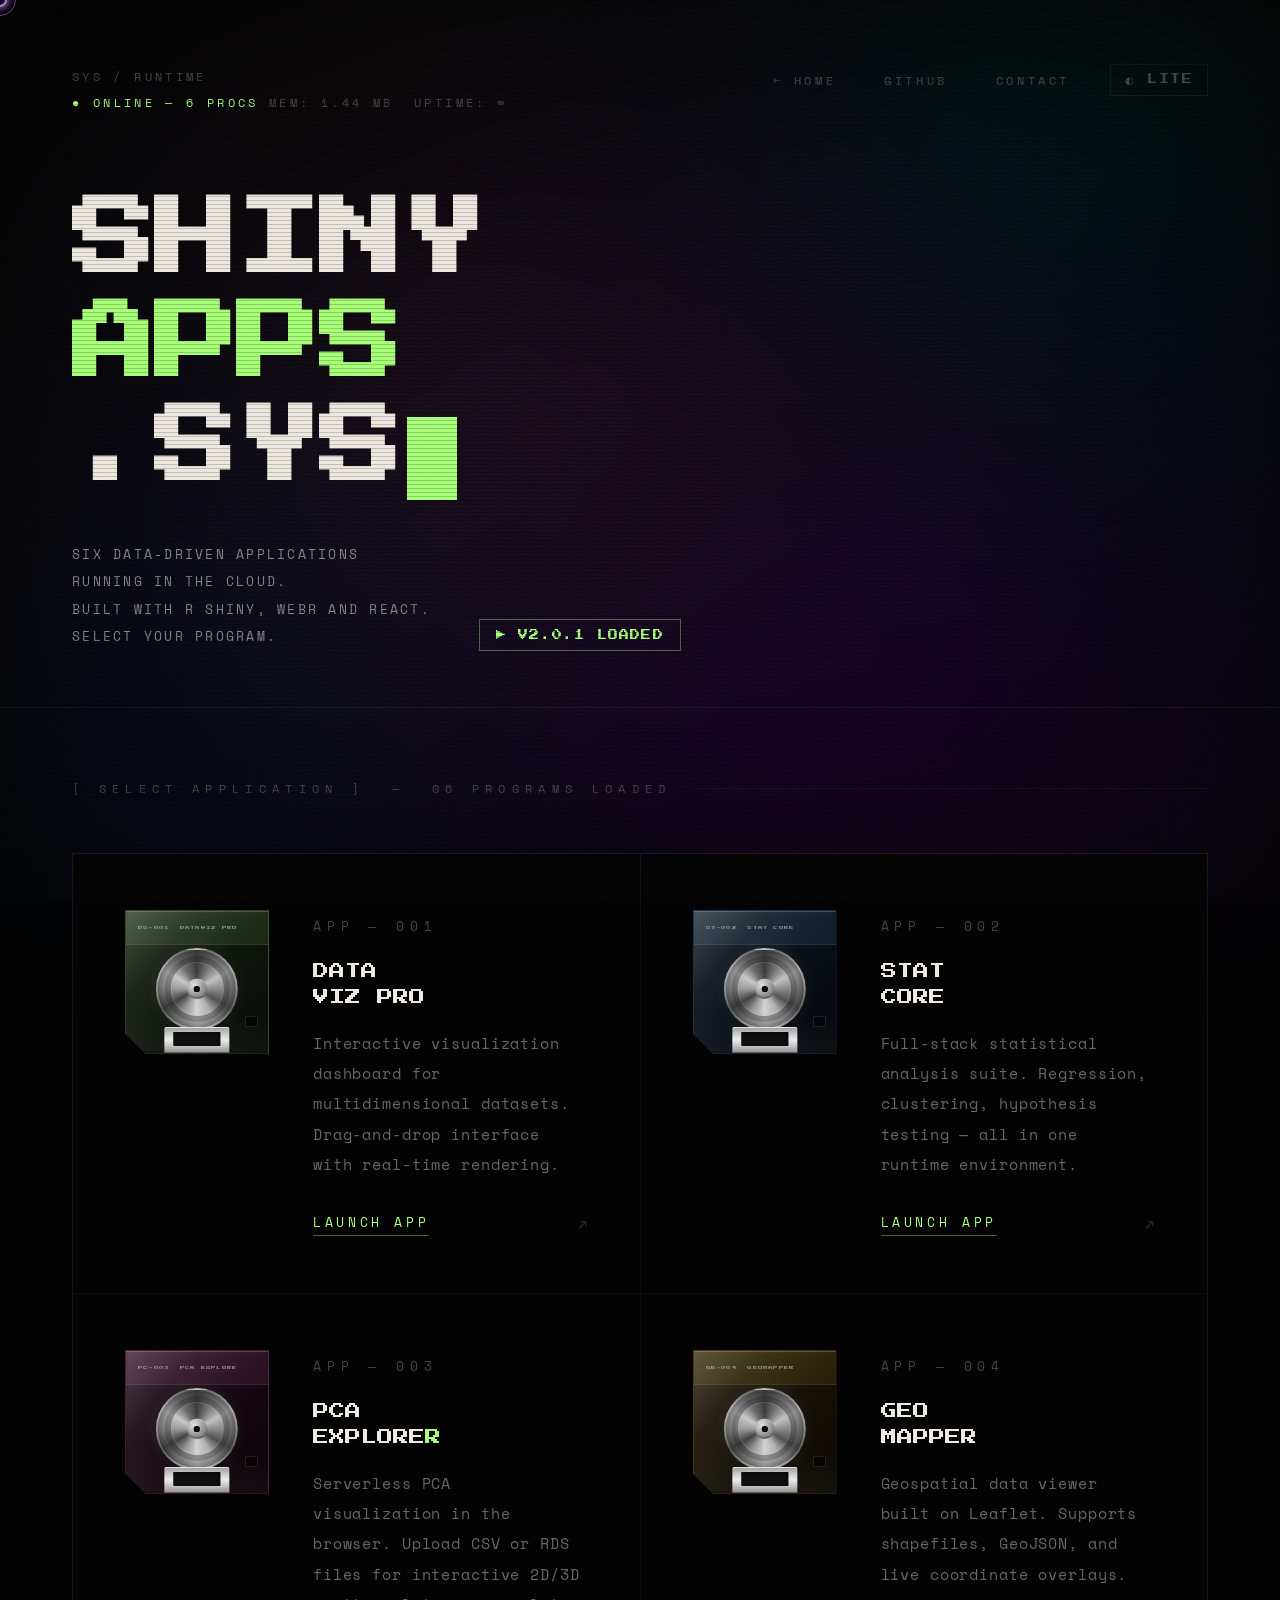
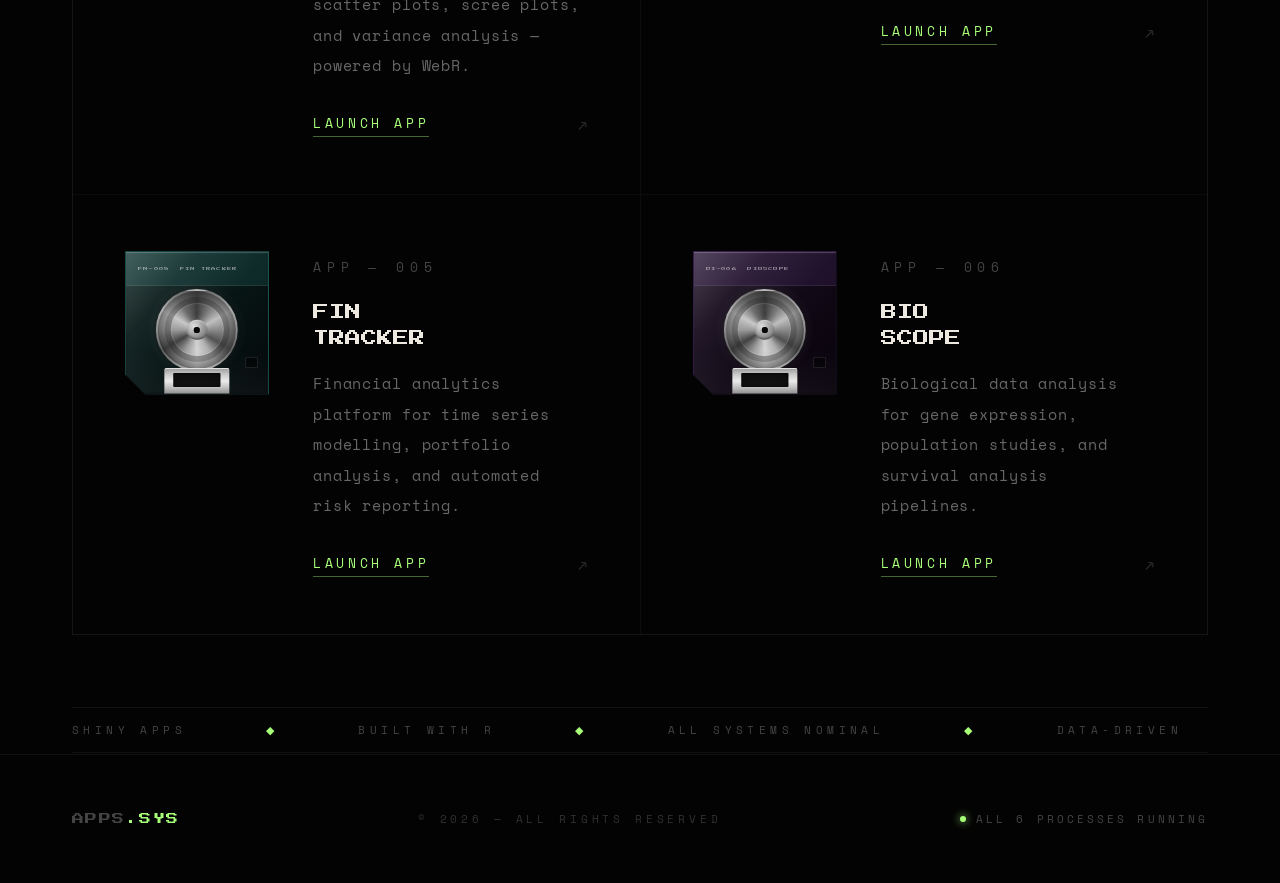
<file: index.html>
<!DOCTYPE html>
<html lang="en" data-theme="dark">
<head>
  <meta charset="UTF-8">
  <meta name="viewport" content="width=device-width, initial-scale=1.0">
  <title>APPS.SYS — SHINY APPLICATIONS</title>
  <link rel="preconnect" href="https://fonts.googleapis.com">
  <link rel="preconnect" href="https://fonts.gstatic.com" crossorigin>
  <link href="https://fonts.googleapis.com/css2?family=Press+Start+2P&family=Space+Mono:ital,wght@0,400;0,700;1,400&display=swap" rel="stylesheet">

  <style>
    /* ─── RESET ─── */
    *, *::before, *::after { box-sizing: border-box; margin: 0; padding: 0; }

    /* ─── TOKENS ─── */
    :root {
      --bg:          #030303;
      --surface:     #060606;
      --white:       #ede9e0;
      --dim:         #444;
      --mid:         #888;
      --green:       #a8ff78;
      --green-glow:  rgba(168, 255, 120, 0.12);
      --border:      rgba(255,255,255,0.06);
      --px: 'Press Start 2P', monospace;
      --mono: 'Space Mono', monospace;
    }

    /* ─── BASE ─── */
    html { scroll-behavior: smooth; }

    body {
      background: var(--bg);
      color: var(--white);
      font-family: var(--mono);
      min-height: 100vh;
      overflow-x: hidden;
    }

    /* ─── CUSTOM CURSOR ─── */
    *, *::before, *::after { cursor: none !important; }

    #c-dot, #c-ring {
      position: fixed; pointer-events: none; z-index: 99999;
      top: 0; left: 0;
    }
    #c-dot {
      width: 14px; height: 14px; border-radius: 50%;
      background: transparent;
      border: 2px solid #b57bee;
      margin: -7px 0 0 -7px;
      box-shadow: 0 0 6px 2px rgba(181,123,238,0.7), inset 0 0 4px rgba(181,123,238,0.3);
      transition: width .15s, height .15s, margin .15s, border-color .15s, box-shadow .15s;
    }
    #c-ring {
      width: 32px; height: 32px; border-radius: 50%;
      border: 1.5px solid rgba(181,123,238,0.55);
      margin: -16px 0 0 -16px;
      transition: width .2s, height .2s, margin .2s, border-color .2s;
    }
    #c-dot.hov  { width: 18px; height: 18px; margin: -9px 0 0 -9px; border-color: #d4a8ff; box-shadow: 0 0 10px 4px rgba(212,168,255,0.8), inset 0 0 6px rgba(212,168,255,0.4); }
    #c-ring.hov { width: 52px; height: 52px; margin: -26px 0 0 -26px; border-color: rgba(181,123,238,0.9); }

    /* ─── SCANLINES ─── */
    body::before {
      content: '';
      position: fixed; inset: 0;
      background: repeating-linear-gradient(
        0deg,
        transparent,
        transparent 3px,
        rgba(0,0,0,0.18) 3px,
        rgba(0,0,0,0.18) 4px
      );
      pointer-events: none;
      z-index: 9000;
    }

    /* ─── NOISE GRAIN ─── */
    body::after {
      content: '';
      position: fixed; inset: 0;
      background-image: url("data:image/svg+xml,%3Csvg xmlns='http://www.w3.org/2000/svg' width='300' height='300'%3E%3Cfilter id='n'%3E%3CfeTurbulence type='fractalNoise' baseFrequency='0.75' numOctaves='4' stitchTiles='stitch'/%3E%3C/filter%3E%3Crect width='300' height='300' filter='url(%23n)' opacity='0.08'/%3E%3C/svg%3E");
      opacity: 0.35;
      pointer-events: none;
      z-index: 8999;
    }

    /* ─── HEADER ─── */
    header {
      padding: 64px 72px 56px;
      border-bottom: 1px solid var(--border);
      position: relative;
    }

    .hdr-top {
      display: flex;
      justify-content: space-between;
      align-items: flex-start;
      margin-bottom: 72px;
    }

    .sys-badge {
      font-family: var(--mono);
      font-size: 12px;
      color: var(--dim);
      letter-spacing: 0.28em;
      text-transform: uppercase;
      line-height: 2.2;
    }
    .sys-badge .online { color: var(--green); }

    .hdr-nav {
      display: flex;
      gap: 48px;
      list-style: none;
      font-size: 12px;
      letter-spacing: 0.3em;
      text-transform: uppercase;
    }
    .hdr-nav a { color: var(--dim); text-decoration: none; transition: color 0.2s; }
    .hdr-nav a:hover { color: var(--white); }

    .hdr-title {
      font-family: var(--px);
      font-size: clamp(36px, 6.5vw, 88px);
      line-height: 1.25;
      letter-spacing: -0.01em;
    }
    .hdr-title .accent { color: var(--green); }

    .hdr-sub {
      margin-top: 40px;
      display: flex;
      align-items: flex-end;
      gap: 48px;
    }
    .hdr-desc {
      font-size: 12.5px;
      color: var(--mid);
      letter-spacing: 0.18em;
      line-height: 2.2;
      max-width: 420px;
      text-transform: uppercase;
    }

    .ver-tag {
      font-family: var(--px);
      font-size: 10px;
      color: var(--green);
      border: 1px solid rgba(168,255,120,0.4);
      padding: 10px 16px;
      letter-spacing: 0.12em;
      animation: blink 2.4s step-end infinite;
      white-space: nowrap;
    }

    /* blinking cursor block */
    .cursor-block {
      display: inline-block;
      width: 0.6em; height: 1em;
      background: var(--green);
      vertical-align: -0.12em;
      margin-left: 6px;
      animation: blink 1s step-end infinite;
    }

    @keyframes blink { 0%,100%{opacity:1} 50%{opacity:0} }

    /* ─── SECTION ─── */
    .apps-wrap { padding: 72px 72px 0; }

    .sec-label {
      font-size: 11.5px;
      color: var(--dim);
      letter-spacing: 0.55em;
      text-transform: uppercase;
      margin-bottom: 56px;
      display: flex;
      align-items: center;
      gap: 24px;
    }
    .sec-label::after {
      content: '';
      flex: 1;
      height: 1px;
      background: var(--border);
    }

    /* ─── GRID ─── */
    .apps-grid {
      display: grid;
      grid-template-columns: repeat(2, 1fr);
      gap: 1px;
      background: rgba(255,255,255,0.04);
      border: 1px solid rgba(255,255,255,0.04);
    }

    /* ─── CARD ─── */
    .card {
      background: var(--bg);
      padding: 56px 52px;
      display: flex;
      gap: 44px;
      align-items: flex-start;
      position: relative;
      overflow: hidden;
      cursor: pointer;
      transition: background 0.35s;
    }

    /* radial green hover glow */
    .card::after {
      content: '';
      position: absolute; inset: 0;
      background: radial-gradient(ellipse at 25% 40%, rgba(168,255,120,0.05) 0%, transparent 65%);
      opacity: 0;
      transition: opacity 0.4s;
      pointer-events: none;
    }
    .card:hover { background: #050505; }
    .card:hover::after { opacity: 1; }

    /* ─── DISK SCENE ─── */
    .disk-scene {
      perspective: 380px;
      flex-shrink: 0;
      width: 144px;
      height: 144px;
      display: flex;
      align-items: center;
      justify-content: center;
    }

    .disk {
      width: 144px;
      height: 144px;
      position: relative;
      animation: diskSpin var(--dur, 11s) linear infinite;
      /* chamfered bottom-left corner */
      clip-path: polygon(0 0, 100% 0, 100% 100%, 20px 100%, 0 calc(100% - 20px));
    }

    @keyframes diskSpin {
      from { transform: rotateY(0deg); }
      to   { transform: rotateY(360deg); }
    }

    /* Glass outer shell */
    .d-shell {
      position: absolute; inset: 0;
      background: var(--d-glass);
      border: 1px solid var(--d-border);
      box-shadow:
        inset 0 1px 1px rgba(255,255,255,0.22),
        inset 0 -1px 2px rgba(0,0,0,0.5),
        0 0 32px var(--d-glow),
        0 24px 48px rgba(0,0,0,0.7);
      overflow: hidden;
      /* mirror the clip so it looks contained */
      clip-path: inherit;
    }

    /* Top label strip */
    .d-label {
      position: absolute;
      top: 0; left: 0; right: 0;
      height: 24%;
      background: var(--d-label);
      border-bottom: 1px solid rgba(255,255,255,0.08);
      display: flex;
      align-items: center;
      padding: 0 12px;
    }
    .d-label-txt {
      font-family: var(--px);
      font-size: 4.5px;
      color: rgba(255,255,255,0.45);
      letter-spacing: 0.05em;
      white-space: nowrap;
    }

    /* Internal spinning magnetic disk – visible THROUGH glass */
    .d-inner {
      position: absolute;
      top: 26%;
      left: 50%;
      width: 58%;
      height: 58%;
      border-radius: 50%;
      background: conic-gradient(
        from 0deg,
        #3a3a3a, #7a7a7a, #c0c0c0, #8a8a8a,
        #525252, #b0b0b0, #d4d4d4, #9a9a9a,
        #404040, #989898, #c8c8c8, #6a6a6a,
        #3a3a3a
      );
      border: 2px solid rgba(220,220,220,0.25);
      box-shadow:
        inset 0 0 14px rgba(0,0,0,0.65),
        0 0 12px rgba(160,160,160,0.15);
      transform: translateX(-50%);
      animation: innerSpin var(--dur, 11s) linear infinite;
    }

    @keyframes innerSpin {
      from { transform: translateX(-50%) rotate(0deg); }
      to   { transform: translateX(-50%) rotate(360deg); }
    }

    /* Concentric track rings on internal disk */
    .d-inner::before {
      content: '';
      position: absolute; inset: 16%;
      border-radius: 50%;
      border: 1px solid rgba(255,255,255,0.12);
      box-shadow:
        0 0 0 6px rgba(0,0,0,0.2),
        0 0 0 12px rgba(255,255,255,0.06),
        0 0 0 18px rgba(0,0,0,0.15);
    }

    /* Center metal hub */
    .d-hub {
      position: absolute;
      top: 50%; left: 50%;
      transform: translate(-50%, -50%);
      width: 26%; height: 26%;
      border-radius: 50%;
      background: radial-gradient(circle at 35% 32%, #e0e0e0, #a0a0a0 45%, #606060);
      box-shadow:
        inset 0 1px 2px rgba(255,255,255,0.5),
        inset 0 -1px 2px rgba(0,0,0,0.5),
        0 0 6px rgba(200,200,200,0.25);
    }

    /* Center spindle hole */
    .d-hub::after {
      content: '';
      position: absolute;
      top: 50%; left: 50%;
      transform: translate(-50%, -50%);
      width: 28%; height: 28%;
      border-radius: 50%;
      background: #0a0a0a;
      box-shadow: inset 0 0 4px #000;
    }

    /* Metal shutter */
    .d-shutter {
      position: absolute;
      bottom: 0; left: 50%;
      transform: translateX(-50%);
      width: 46%; height: 18%;
      background: linear-gradient(
        180deg,
        #999 0%, #c8c8c8 25%, #eaeaea 50%, #bfbfbf 75%, #888 100%
      );
      border-radius: 2px 2px 0 0;
      box-shadow:
        inset 0 1px 0 rgba(255,255,255,0.7),
        inset 0 -1px 0 rgba(0,0,0,0.4);
    }

    /* Shutter read-window hole */
    .d-shutter::after {
      content: '';
      position: absolute;
      top: 18%; left: 14%;
      width: 72%; height: 56%;
      background: #0a0a0a;
      border-radius: 1px;
      box-shadow: inset 0 0 5px #000;
    }

    /* Write-protect notch */
    .d-notch {
      position: absolute;
      bottom: 18%; right: 7%;
      width: 9%; height: 8%;
      background: rgba(0,0,0,0.6);
      border: 1px solid rgba(255,255,255,0.1);
      border-radius: 1px;
    }

    /* Glass glare / highlight */
    .d-shine {
      position: absolute; inset: 0;
      background: linear-gradient(
        130deg,
        rgba(255,255,255,0.20) 0%,
        rgba(255,255,255,0.05) 28%,
        transparent 55%
      );
      pointer-events: none;
    }

    /* Second softer reflection at bottom */
    .d-shine::after {
      content: '';
      position: absolute;
      bottom: 0; left: 0; right: 0;
      height: 30%;
      background: linear-gradient(
        0deg,
        rgba(255,255,255,0.04) 0%,
        transparent 100%
      );
    }

    /* ─── DISK COLOR THEMES ─── */
    .dk-1 {
      --d-glass: linear-gradient(135deg, rgba(168,255,120,0.13) 0%, rgba(50,120,80,0.06) 100%);
      --d-border: rgba(168,255,120,0.22);
      --d-glow:   rgba(168,255,120,0.14);
      --d-label:  rgba(168,255,120,0.09);
      --dur: 13s;
    }
    .dk-2 {
      --d-glass: linear-gradient(135deg, rgba(100,180,255,0.13) 0%, rgba(20,60,140,0.06) 100%);
      --d-border: rgba(100,180,255,0.22);
      --d-glow:   rgba(100,180,255,0.14);
      --d-label:  rgba(100,180,255,0.09);
      --dur: 9s;
    }
    .dk-3 {
      --d-glass: linear-gradient(135deg, rgba(255,100,200,0.13) 0%, rgba(120,0,80,0.06) 100%);
      --d-border: rgba(255,100,200,0.22);
      --d-glow:   rgba(255,100,200,0.14);
      --d-label:  rgba(255,100,200,0.09);
      --dur: 15s;
    }
    .dk-4 {
      --d-glass: linear-gradient(135deg, rgba(255,200,60,0.13) 0%, rgba(140,80,0,0.06) 100%);
      --d-border: rgba(255,200,60,0.22);
      --d-glow:   rgba(255,200,60,0.14);
      --d-label:  rgba(255,200,60,0.09);
      --dur: 11s;
    }
    .dk-5 {
      --d-glass: linear-gradient(135deg, rgba(80,255,240,0.13) 0%, rgba(0,80,110,0.06) 100%);
      --d-border: rgba(80,255,240,0.22);
      --d-glow:   rgba(80,255,240,0.14);
      --d-label:  rgba(80,255,240,0.09);
      --dur: 8s;
    }
    .dk-6 {
      --d-glass: linear-gradient(135deg, rgba(190,100,255,0.13) 0%, rgba(80,0,130,0.06) 100%);
      --d-border: rgba(190,100,255,0.22);
      --d-glow:   rgba(190,100,255,0.14);
      --d-label:  rgba(190,100,255,0.09);
      --dur: 10s;
    }

    /* ─── CARD INFO ─── */
    .card-info { flex: 1; padding-top: 6px; }

    .card-num {
      font-size: 13px;
      color: var(--dim);
      letter-spacing: 0.45em;
      text-transform: uppercase;
      margin-bottom: 22px;
    }

    .card-name {
      font-family: var(--px);
      font-size: 16px;
      line-height: 1.65;
      color: var(--white);
      margin-bottom: 18px;
    }

    .card-desc {
      font-size: 14.5px;
      color: rgba(255,255,255,0.4);
      line-height: 2.1;
      letter-spacing: 0.06em;
      margin-bottom: 30px;
    }

    .card-footer {
      display: flex;
      align-items: center;
      justify-content: space-between;
    }

    .card-launch {
      font-size: 13px;
      color: var(--green);
      letter-spacing: 0.28em;
      text-transform: uppercase;
      border-bottom: 1px solid rgba(168,255,120,0.4);
      padding-bottom: 3px;
      text-decoration: none;
      transition: opacity 0.2s;
    }
    .card-launch:hover { opacity: 0.6; }

    .card-arrow {
      font-size: 18px;
      color: rgba(255,255,255,0.15);
      transition: color 0.25s, transform 0.3s;
      display: block;
    }
    .card:hover .card-arrow {
      color: var(--green);
      transform: translate(4px, -4px);
    }

    /* ─── TICKER BAR ─── */
    .ticker {
      border-top: 1px solid var(--border);
      border-bottom: 1px solid var(--border);
      overflow: hidden;
      margin-top: 72px;
      padding: 14px 0;
      position: relative;
    }
    .ticker-track {
      display: flex;
      gap: 80px;
      animation: tickerMove 22s linear infinite;
      white-space: nowrap;
    }
    .ticker-track span {
      font-size: 11px;
      color: var(--dim);
      letter-spacing: 0.4em;
      text-transform: uppercase;
      flex-shrink: 0;
    }
    .ticker-track .dot { color: var(--green); }

    @keyframes tickerMove {
      from { transform: translateX(0); }
      to   { transform: translateX(-50%); }
    }

    /* ─── FOOTER ─── */
    footer {
      padding: 56px 72px;
      border-top: 1px solid var(--border);
      display: flex;
      justify-content: space-between;
      align-items: center;
      margin-top: 1px;
    }

    .footer-logo {
      font-family: var(--px);
      font-size: 12px;
      color: var(--dim);
      letter-spacing: 0.12em;
    }
    .footer-logo .g { color: var(--green); }

    .footer-copy {
      font-size: 11px;
      color: rgba(255,255,255,0.18);
      letter-spacing: 0.35em;
      text-transform: uppercase;
    }

    .footer-status {
      font-size: 11px;
      color: var(--dim);
      letter-spacing: 0.28em;
      display: flex;
      align-items: center;
      gap: 10px;
    }
    .status-dot {
      width: 6px; height: 6px;
      border-radius: 50%;
      background: var(--green);
      box-shadow: 0 0 8px var(--green);
      animation: pulse 2s ease-in-out infinite;
    }
    @keyframes pulse {
      0%,100% { opacity: 1; box-shadow: 0 0 8px var(--green); }
      50%      { opacity: 0.5; box-shadow: 0 0 3px var(--green); }
    }

    /* ─── THEME TRANSITIONS ─── */
    body, header, footer, .card, .apps-wrap, .ticker,
    .hdr-nav a, .card-name, .card-num, .card-desc,
    .footer-logo, .footer-copy, .footer-status, .sec-label,
    .theme-toggle, .apps-grid {
      transition: background-color 0.35s ease, color 0.35s ease, border-color 0.35s ease;
    }

    /* ─── THEME TOGGLE BUTTON ─── */
    .hdr-right {
      display: flex;
      align-items: center;
      gap: 40px;
    }

    .theme-toggle {
      font-family: var(--px);
      font-size: 10px;
      color: var(--dim);
      background: none;
      border: 1px solid var(--border);
      padding: 9px 14px;
      letter-spacing: 0.15em;
      cursor: pointer;
      white-space: nowrap;
      transition: color 0.2s, border-color 0.2s, background 0.35s;
    }
    .theme-toggle:hover {
      color: var(--green);
      border-color: var(--green);
    }

    /* ─── MOBILE ─── */
    @media (max-width: 768px) {
      /* hide custom cursor on touch */
      #c-dot, #c-ring { display: none; }
      *, *::before, *::after { cursor: auto !important; }

      header { padding: 32px 24px 40px; }

      .hdr-top {
        flex-direction: column;
        gap: 24px;
        margin-bottom: 40px;
      }

      .hdr-right {
        flex-direction: row;
        justify-content: space-between;
        width: 100%;
        gap: 16px;
      }

      .hdr-nav { gap: 20px; }

      .hdr-sub {
        flex-direction: column;
        align-items: flex-start;
        gap: 24px;
      }

      .apps-wrap { padding: 40px 24px 0; }

      .apps-grid { grid-template-columns: 1fr; }

      .card {
        flex-direction: column;
        padding: 36px 28px;
        gap: 24px;
      }

      .disk-scene { width: 100px; height: 100px; }
      .disk       { width: 100px; height: 100px; }

      footer {
        flex-direction: column;
        gap: 20px;
        padding: 40px 24px;
        text-align: center;
      }
    }

    /* ─── LIGHT MODE ─── */
    [data-theme="light"] {
      --bg:         #f0f2f5;
      --surface:    #e3e6eb;
      --white:      #0c0c0c;
      --dim:        #999;
      --mid:        #666;
      --green:      #6b3fa0;
      --green-glow: rgba(107, 63, 160, 0.10);
      --border:     rgba(0,0,0,0.1);
    }

    /* softer scanlines on light bg */
    [data-theme="light"] body::before {
      background: repeating-linear-gradient(
        0deg,
        transparent,
        transparent 3px,
        rgba(0,0,0,0.05) 3px,
        rgba(0,0,0,0.05) 4px
      );
    }

    [data-theme="light"] .apps-grid {
      background: rgba(0,0,0,0.07);
      border-color: rgba(0,0,0,0.07);
    }

    [data-theme="light"] .card        { background: #e3e6eb; }
    [data-theme="light"] .card:hover  { background: #d5dae3; }

    [data-theme="light"] .card::after {
      background: radial-gradient(ellipse at 25% 40%, rgba(107,63,160,0.06) 0%, transparent 65%);
    }

    [data-theme="light"] .card-desc  { color: rgba(0,0,0,0.45); }
    [data-theme="light"] .card-arrow { color: rgba(0,0,0,0.18); }
    [data-theme="light"] .card:hover .card-arrow { color: var(--green); }

    [data-theme="light"] .footer-copy { color: rgba(0,0,0,0.35); }

    [data-theme="light"] #c-dot {
      background: #6b3fa0;
      border-color: #6b3fa0;
      box-shadow: 0 0 6px 2px rgba(107,63,160,0.7), inset 0 0 4px rgba(107,63,160,0.3);
    }
    [data-theme="light"] #c-dot.hov {
      background: #8b5cc0;
      border-color: #8b5cc0;
      box-shadow: 0 0 10px 4px rgba(107,63,160,0.8), inset 0 0 6px rgba(107,63,160,0.4);
    }
    [data-theme="light"] #c-ring { border-color: rgba(107,63,160,0.55); }
    [data-theme="light"] #c-ring.hov { border-color: rgba(107,63,160,0.9); }

    [data-theme="light"] .card-launch { border-bottom-color: rgba(107,63,160,0.4); }

    [data-theme="light"] .ver-tag { border-color: rgba(107,63,160,0.4); }

    [data-theme="light"] .d-shell {
      box-shadow:
        inset 0 1px 1px rgba(255,255,255,0.7),
        inset 0 -1px 2px rgba(0,0,0,0.12),
        0 0 32px var(--d-glow),
        0 24px 48px rgba(0,0,0,0.1);
    }

    /* ─── GRADIENT CANVAS ─── */
    #grad-wrap {
      position: fixed;
      inset: 0;
      z-index: 1;
      pointer-events: none;
      overflow: hidden;
      /* ↓ tweak blur for sharper/softer blobs */
      filter: blur(72px) saturate(1.4);
    }
    #grad-canvas {
      display: block;
      width: 100%;
      height: 100%;
      transition: opacity 0.6s ease;
    }

    /* push all page content above the gradient layer */
    header     { z-index: 2; }
    .apps-wrap { position: relative; z-index: 2; }
    footer     { position: relative; z-index: 2; }

    /* ─── RESPONSIVE ─── */
    @media (max-width: 900px) {
      header, .apps-wrap, footer { padding-left: 28px; padding-right: 28px; }
      .hdr-top { flex-direction: column; gap: 28px; }
      .hdr-sub  { flex-direction: column; gap: 20px; align-items: flex-start; }
      .apps-grid { grid-template-columns: 1fr; }
      .card { padding: 40px 28px; flex-direction: column; align-items: center; }
      .card-info { text-align: left; }
    }
  </style>
</head>

<body>

  <!-- ─── GRADIENT BACKGROUND ─── -->
  <div id="grad-wrap"><canvas id="grad-canvas"></canvas></div>

  <!-- ─── CURSOR ELEMENTS ─── -->
  <div id="c-dot"></div>
  <div id="c-ring"></div>

  <!-- ─── HEADER ─── -->
  <header>
    <div class="hdr-top">
      <div class="sys-badge">
        SYS / RUNTIME<br>
        <span class="online">● ONLINE — 6 PROCS</span>
        MEM: 1.44 MB&nbsp;&nbsp;UPTIME: ∞
      </div>
      <div class="hdr-right">
        <ul class="hdr-nav">
          <li><a href="https://fahmed.info">← HOME</a></li>
          <li><a href="https://github.com/bixBeta" target="_blank" rel="noopener">GITHUB</a></li>
          <li><a href="contact.html">CONTACT</a></li>
        </ul>
        <button class="theme-toggle" id="themeToggle" aria-label="Toggle colour mode">◐ LITE</button>
      </div>
    </div>

    <h1 class="hdr-title">
      SHINY<br>
      <span class="accent">APPS</span><br>
      .SYS<span class="cursor-block"></span>
    </h1>

    <div class="hdr-sub">
      <p class="hdr-desc">
        SIX DATA-DRIVEN APPLICATIONS<br>
        RUNNING IN THE CLOUD.<br>
        BUILT WITH R SHINY, WEBR AND REACT.<br>
        SELECT YOUR PROGRAM.
      </p>
      <div class="ver-tag">▶ V2.0.1 LOADED</div>
    </div>
  </header>

  <!-- ─── APPS ─── -->
  <div class="apps-wrap">
    <div class="sec-label">[ SELECT APPLICATION ]&nbsp;&nbsp;—&nbsp;&nbsp;06 PROGRAMS LOADED</div>

    <div class="apps-grid">

      <!-- 01 -->
      <div class="card">
        <div class="disk-scene">
          <div class="disk dk-1">
            <div class="d-shell">
              <div class="d-label"><span class="d-label-txt">DS-001&nbsp;&nbsp;DATAVIZ PRO</span></div>
              <div class="d-inner"><div class="d-hub"></div></div>
              <div class="d-shutter"></div>
              <div class="d-notch"></div>
              <div class="d-shine"></div>
            </div>
          </div>
        </div>
        <div class="card-info">
          <div class="card-num">APP — 001</div>
          <div class="card-name">DATA<br>VIZ PRO</div>
          <div class="card-desc">Interactive visualization dashboard for multidimensional datasets. Drag-and-drop interface with real-time rendering.</div>
          <div class="card-footer">
            <a class="card-launch" href="#">LAUNCH APP</a>
            <span class="card-arrow">↗</span>
          </div>
        </div>
      </div>

      <!-- 02 -->
      <div class="card">
        <div class="disk-scene">
          <div class="disk dk-2">
            <div class="d-shell">
              <div class="d-label"><span class="d-label-txt">ST-002&nbsp;&nbsp;STAT CORE</span></div>
              <div class="d-inner"><div class="d-hub"></div></div>
              <div class="d-shutter"></div>
              <div class="d-notch"></div>
              <div class="d-shine"></div>
            </div>
          </div>
        </div>
        <div class="card-info">
          <div class="card-num">APP — 002</div>
          <div class="card-name">STAT<br>CORE</div>
          <div class="card-desc">Full-stack statistical analysis suite. Regression, clustering, hypothesis testing — all in one runtime environment.</div>
          <div class="card-footer">
            <a class="card-launch" href="#">LAUNCH APP</a>
            <span class="card-arrow">↗</span>
          </div>
        </div>
      </div>

      <!-- 03 -->
      <div class="card">
        <div class="disk-scene">
          <div class="disk dk-3">
            <div class="d-shell">
              <div class="d-label"><span class="d-label-txt">PC-003&nbsp;&nbsp;PCA EXPLORE</span></div>
              <div class="d-inner"><div class="d-hub"></div></div>
              <div class="d-shutter"></div>
              <div class="d-notch"></div>
              <div class="d-shine"></div>
            </div>
          </div>
        </div>
        <div class="card-info">
          <div class="card-num">APP — 003</div>
          <div class="card-name">PCA<br>EXPLORE<span style="color:var(--green)">R</span></div>
          <div class="card-desc">Serverless PCA visualization in the browser. Upload CSV or RDS files for interactive 2D/3D scatter plots, scree plots, and variance analysis — powered by WebR.</div>
          <div class="card-footer">
            <a class="card-launch" href="https://bixbeta.github.io/pca-lite/" target="_blank">LAUNCH APP</a>
            <span class="card-arrow">↗</span>
          </div>
        </div>
      </div>

      <!-- 04 -->
      <div class="card">
        <div class="disk-scene">
          <div class="disk dk-4">
            <div class="d-shell">
              <div class="d-label"><span class="d-label-txt">GE-004&nbsp;&nbsp;GEOMAPPER</span></div>
              <div class="d-inner"><div class="d-hub"></div></div>
              <div class="d-shutter"></div>
              <div class="d-notch"></div>
              <div class="d-shine"></div>
            </div>
          </div>
        </div>
        <div class="card-info">
          <div class="card-num">APP — 004</div>
          <div class="card-name">GEO<br>MAPPER</div>
          <div class="card-desc">Geospatial data viewer built on Leaflet. Supports shapefiles, GeoJSON, and live coordinate overlays.</div>
          <div class="card-footer">
            <a class="card-launch" href="#">LAUNCH APP</a>
            <span class="card-arrow">↗</span>
          </div>
        </div>
      </div>

      <!-- 05 -->
      <div class="card">
        <div class="disk-scene">
          <div class="disk dk-5">
            <div class="d-shell">
              <div class="d-label"><span class="d-label-txt">FN-005&nbsp;&nbsp;FIN TRACKER</span></div>
              <div class="d-inner"><div class="d-hub"></div></div>
              <div class="d-shutter"></div>
              <div class="d-notch"></div>
              <div class="d-shine"></div>
            </div>
          </div>
        </div>
        <div class="card-info">
          <div class="card-num">APP — 005</div>
          <div class="card-name">FIN<br>TRACKER</div>
          <div class="card-desc">Financial analytics platform for time series modelling, portfolio analysis, and automated risk reporting.</div>
          <div class="card-footer">
            <a class="card-launch" href="#">LAUNCH APP</a>
            <span class="card-arrow">↗</span>
          </div>
        </div>
      </div>

      <!-- 06 -->
      <div class="card">
        <div class="disk-scene">
          <div class="disk dk-6">
            <div class="d-shell">
              <div class="d-label"><span class="d-label-txt">BI-006&nbsp;&nbsp;BIOSCOPE</span></div>
              <div class="d-inner"><div class="d-hub"></div></div>
              <div class="d-shutter"></div>
              <div class="d-notch"></div>
              <div class="d-shine"></div>
            </div>
          </div>
        </div>
        <div class="card-info">
          <div class="card-num">APP — 006</div>
          <div class="card-name">BIO<br>SCOPE</div>
          <div class="card-desc">Biological data analysis for gene expression, population studies, and survival analysis pipelines.</div>
          <div class="card-footer">
            <a class="card-launch" href="#">LAUNCH APP</a>
            <span class="card-arrow">↗</span>
          </div>
        </div>
      </div>

    </div><!-- /apps-grid -->

    <!-- ─── TICKER ─── -->
    <div class="ticker">
      <div class="ticker-track">
        <span>SHINY APPS</span><span class="dot">◆</span>
        <span>BUILT WITH R</span><span class="dot">◆</span>
        <span>ALL SYSTEMS NOMINAL</span><span class="dot">◆</span>
        <span>DATA-DRIVEN</span><span class="dot">◆</span>
        <span>1.44 MB CAPACITY</span><span class="dot">◆</span>
        <span>RUNTIME ACTIVE</span><span class="dot">◆</span>
        <span>VERSION 2.0.1</span><span class="dot">◆</span>
        <span>SELECT PROGRAM</span><span class="dot">◆</span>
        <!-- duplicate for seamless loop -->
        <span>SHINY APPS</span><span class="dot">◆</span>
        <span>BUILT WITH R</span><span class="dot">◆</span>
        <span>ALL SYSTEMS NOMINAL</span><span class="dot">◆</span>
        <span>DATA-DRIVEN</span><span class="dot">◆</span>
        <span>1.44 MB CAPACITY</span><span class="dot">◆</span>
        <span>RUNTIME ACTIVE</span><span class="dot">◆</span>
        <span>VERSION 2.0.1</span><span class="dot">◆</span>
        <span>SELECT PROGRAM</span><span class="dot">◆</span>
      </div>
    </div>

  </div><!-- /apps-wrap -->

  <!-- ─── FOOTER ─── -->
  <footer>
    <div class="footer-logo">APPS<span class="g">.SYS</span></div>
    <div class="footer-copy">© 2026 — ALL RIGHTS RESERVED</div>
    <div class="footer-status">
      <div class="status-dot"></div>
      ALL 6 PROCESSES RUNNING
    </div>
  </footer>

  <script>
  (function () {

    /* ════════════════════════════════════════════════════
       GRADIENT CONFIG — tweak colors and motion here
       ════════════════════════════════════════════════════

       paths  — one row per orb: [rx, ry, fx, fy, px, py]
         rx / ry  : travel amplitude (0 = stationary, 0.5 = full canvas edge)
         fx / fy  : frequency in rad/ms  (try 0.00010 – 0.00040)
         px / py  : starting phase offset (spreads orbs apart)

       orbs   — one row per orb: [R, G, B, center-alpha, size]
         size   : fraction of max(viewportW, viewportH) — try 0.30 – 0.80
         opacity: overall canvas layer opacity (0 = invisible, 1 = full)
    ════════════════════════════════════════════════════ */

    const GRAD = {

      paths: [
        // [  rx,    ry,      fx,      fy,    px,    py  ]
        [ 0.32,  0.28,  0.000210, 0.000168,  0.00,  0.00 ],
        [ 0.28,  0.35,  0.000147, 0.000189,  1.26,  2.09 ],
        [ 0.38,  0.25,  0.000273, 0.000147,  2.51,  4.19 ],
        [ 0.30,  0.38,  0.000189, 0.000231,  3.77,  6.28 ],
        [ 0.35,  0.30,  0.000231, 0.000210,  5.03,  1.05 ],
      ],

      dark: {
        opacity: 0.22,            // canvas layer opacity
        orbs: [
          // [  R,   G,   B,  alpha,  size ]
          [ 120,   0, 255,  0.55,  0.62 ],   // violet
          [   0, 180, 140,  0.40,  0.52 ],   // teal
          [ 200,   0, 100,  0.42,  0.48 ],   // magenta
          [  20,  80, 200,  0.38,  0.56 ],   // indigo
          [ 168, 255, 120,  0.18,  0.38 ],   // acid-green (brand accent)
        ],
      },

      light: {
        opacity: 0.30,
        orbs: [
          [ 180, 120, 255,  0.50,  0.62 ],   // lavender
          [  80, 210, 170,  0.42,  0.52 ],   // mint
          [ 255, 170, 110,  0.38,  0.48 ],   // peach
          [ 100, 160, 255,  0.35,  0.56 ],   // periwinkle
          [ 255, 160, 200,  0.28,  0.38 ],   // blush
        ],
      },

    };

    /* ── CANVAS ANIMATION ─────────────────────────────── */
    const root = document.documentElement;
    const cvs  = document.getElementById('grad-canvas');
    const ctx  = cvs.getContext('2d');
    let _t = 0, _last = 0;

    function draw(ts) {
      if (!_last) _last = ts;
      _t   += ts - _last;
      _last = ts;

      const cfg = GRAD[root.getAttribute('data-theme')] || GRAD.dark;

      // Keep canvas resolution in sync with viewport
      if (cvs.width  !== innerWidth)  cvs.width  = innerWidth;
      if (cvs.height !== innerHeight) cvs.height = innerHeight;
      const W = cvs.width, H = cvs.height;

      ctx.clearRect(0, 0, W, H);

      cfg.orbs.forEach(([r, g, b, a, sz], i) => {
        const [rx, ry, fx, fy, px, py] = GRAD.paths[i];
        const x   = (0.5 + rx * Math.sin(_t * fx + px)) * W;
        const y   = (0.5 + ry * Math.cos(_t * fy + py)) * H;
        const rad = sz * Math.max(W, H);

        const gd = ctx.createRadialGradient(x, y, 0, x, y, rad);
        gd.addColorStop(0,   `rgba(${r},${g},${b},${a})`);
        gd.addColorStop(0.5, `rgba(${r},${g},${b},${a * 0.4})`);
        gd.addColorStop(1,   `rgba(${r},${g},${b},0)`);
        ctx.fillStyle = gd;
        ctx.fillRect(0, 0, W, H);
      });

      cvs.style.opacity = cfg.opacity;
      requestAnimationFrame(draw);
    }

    requestAnimationFrame(draw);

    /* ── THEME TOGGLE (always boots dark) ─────────────── */
    const btn = document.getElementById('themeToggle');

    // Always start dark — ignore any saved preference
    root.setAttribute('data-theme', 'dark');
    syncLabel('dark');

    btn.addEventListener('click', () => {
      const next = root.getAttribute('data-theme') === 'dark' ? 'light' : 'dark';
      root.setAttribute('data-theme', next);
      syncLabel(next);
    });

    function syncLabel(t) {
      btn.textContent = t === 'dark' ? '◐ LITE' : '● DARK';
    }

    /* ── CURSOR: DOT + RING ─────────────────────────────── */
    (function () {
      const dot  = document.getElementById('c-dot');
      const ring = document.getElementById('c-ring');
      let mx = 0, my = 0, rx = 0, ry = 0;

      document.addEventListener('mousemove', e => { mx = e.clientX; my = e.clientY; });

      document.querySelectorAll('a, button').forEach(el => {
        el.addEventListener('mouseenter', () => { dot.classList.add('hov'); ring.classList.add('hov'); });
        el.addEventListener('mouseleave', () => { dot.classList.remove('hov'); ring.classList.remove('hov'); });
      });

      (function anim() {
        rx += (mx - rx) * 0.16;
        ry += (my - ry) * 0.16;
        dot.style.transform  = `translate(${mx}px,${my}px)`;
        ring.style.transform = `translate(${rx}px,${ry}px)`;
        requestAnimationFrame(anim);
      })();
    })();

  })();
  </script>

</body>
</html>
</file>
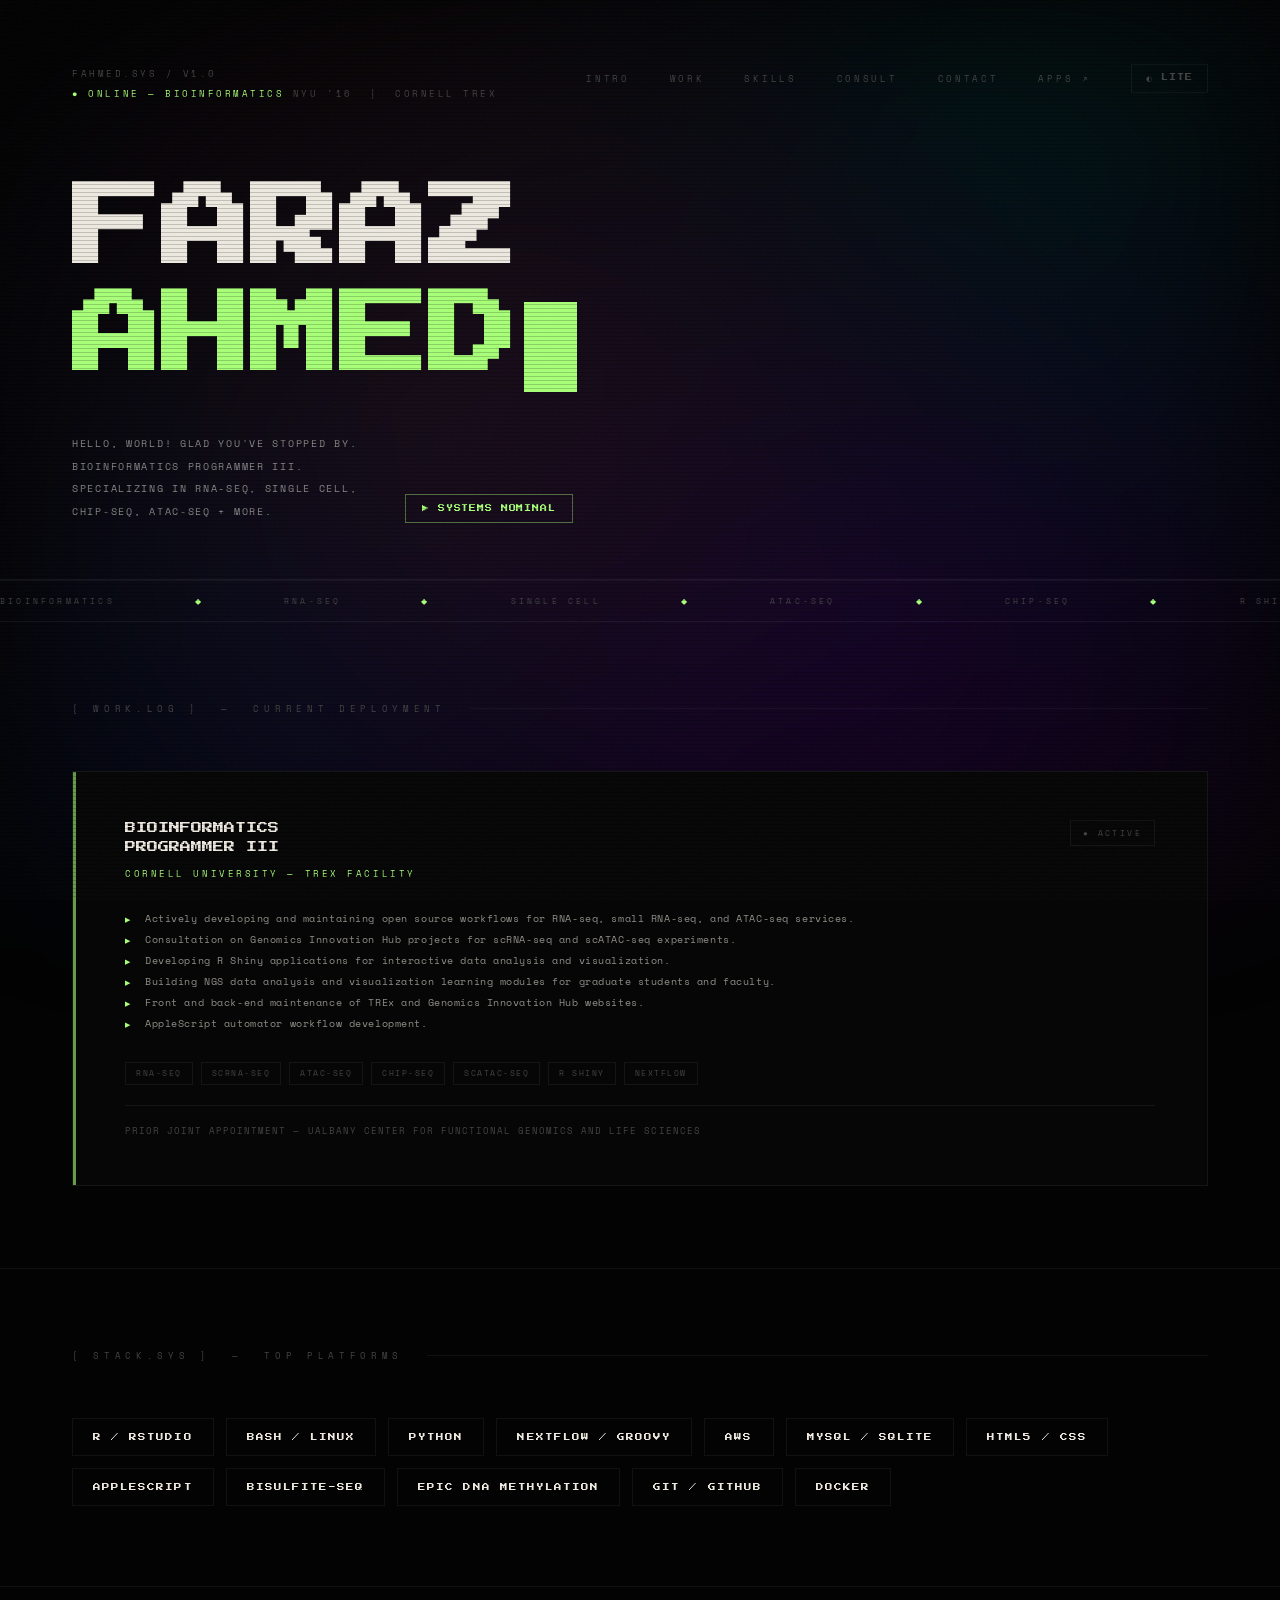
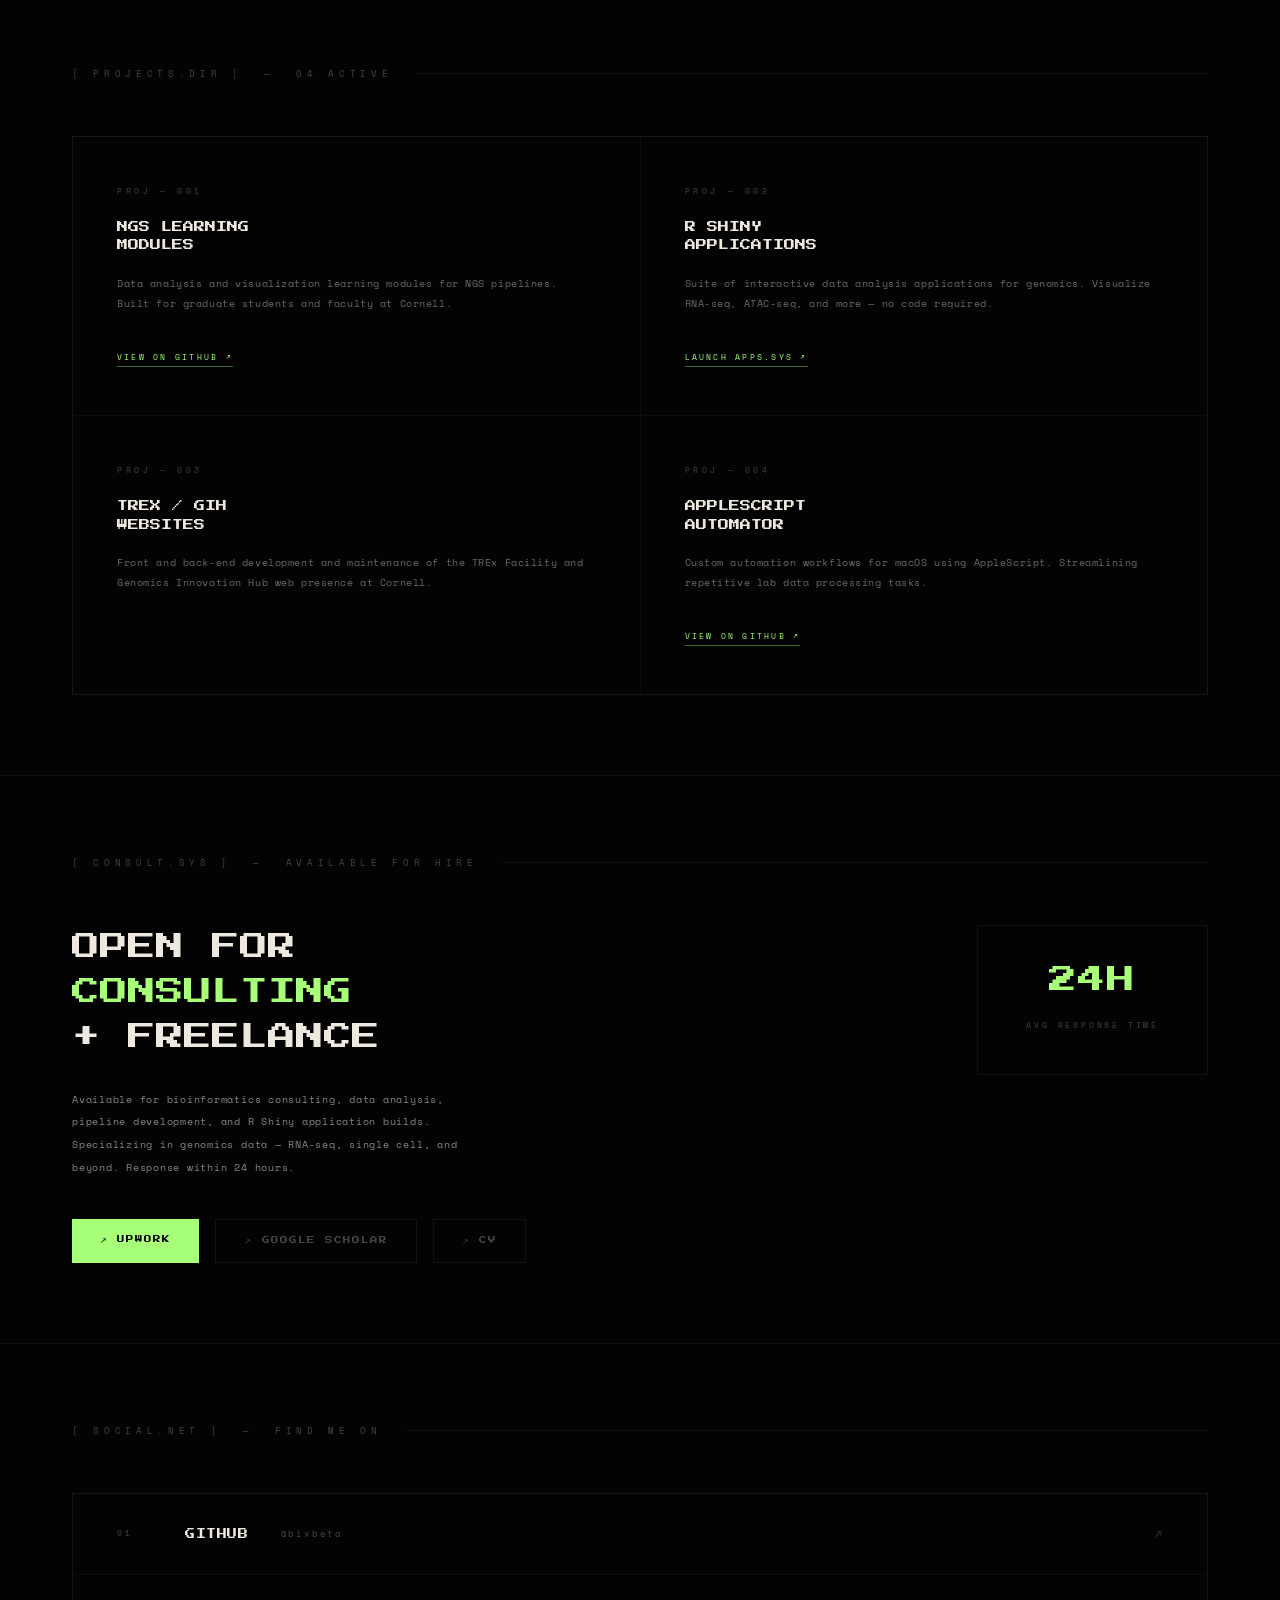
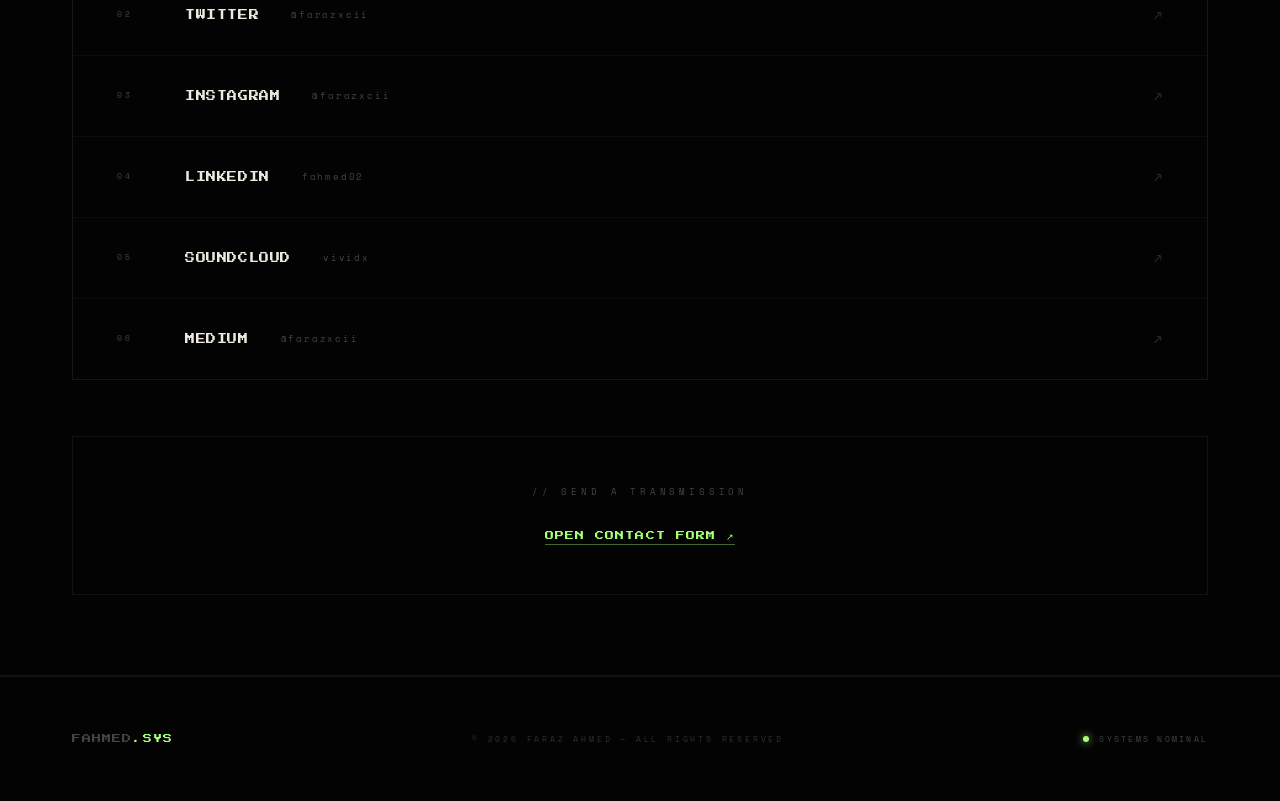
<file: fahmed/index.html>
<!DOCTYPE html>
<html lang="en" data-theme="dark">
<head>
  <meta charset="UTF-8">
  <meta name="viewport" content="width=device-width, initial-scale=1.0">
  <title>FAHMED.SYS — FARAZ AHMED</title>
  <link rel="preconnect" href="https://fonts.googleapis.com">
  <link rel="preconnect" href="https://fonts.gstatic.com" crossorigin>
  <link href="https://fonts.googleapis.com/css2?family=Press+Start+2P&family=Space+Mono:ital,wght@0,400;0,700;1,400&display=swap" rel="stylesheet">

  <style>
    /* ─── RESET ─── */
    *, *::before, *::after { box-sizing: border-box; margin: 0; padding: 0; }

    /* ─── TOKENS ─── */
    :root {
      --bg:          #030303;
      --surface:     #060606;
      --white:       #ede9e0;
      --dim:         #444;
      --mid:         #888;
      --green:       #a8ff78;
      --green-glow:  rgba(168, 255, 120, 0.12);
      --border:      rgba(255,255,255,0.06);
      --px: 'Press Start 2P', monospace;
      --mono: 'Space Mono', monospace;
    }

    /* ─── BASE ─── */
    html { scroll-behavior: smooth; }

    body {
      background: var(--bg);
      color: var(--white);
      font-family: var(--mono);
      min-height: 100vh;
      overflow-x: hidden;
    }

    /* ─── SCANLINES ─── */
    body::before {
      content: '';
      position: fixed; inset: 0;
      background: repeating-linear-gradient(
        0deg,
        transparent,
        transparent 3px,
        rgba(0,0,0,0.18) 3px,
        rgba(0,0,0,0.18) 4px
      );
      pointer-events: none;
      z-index: 9000;
    }

    /* ─── NOISE GRAIN ─── */
    body::after {
      content: '';
      position: fixed; inset: 0;
      background-image: url("data:image/svg+xml,%3Csvg xmlns='http://www.w3.org/2000/svg' width='300' height='300'%3E%3Cfilter id='n'%3E%3CfeTurbulence type='fractalNoise' baseFrequency='0.75' numOctaves='4' stitchTiles='stitch'/%3E%3C/filter%3E%3Crect width='300' height='300' filter='url(%23n)' opacity='0.08'/%3E%3C/svg%3E");
      opacity: 0.35;
      pointer-events: none;
      z-index: 8999;
    }

    /* ─── GRADIENT CANVAS ─── */
    #grad-wrap {
      position: fixed; inset: 0;
      z-index: 1;
      pointer-events: none;
      overflow: hidden;
      filter: blur(72px) saturate(1.4);
    }
    #grad-canvas {
      display: block; width: 100%; height: 100%;
      transition: opacity 0.6s ease;
    }

    /* ─── Z-INDEX LAYERING ─── */
    header, .page-section, footer { position: relative; z-index: 2; }

    /* ─── HEADER ─── */
    header {
      padding: 64px 72px 56px;
      border-bottom: 1px solid var(--border);
    }

    .hdr-top {
      display: flex;
      justify-content: space-between;
      align-items: flex-start;
      margin-bottom: 72px;
    }

    .sys-badge {
      font-family: var(--mono);
      font-size: 9px;
      color: var(--dim);
      letter-spacing: 0.28em;
      text-transform: uppercase;
      line-height: 2.2;
    }
    .sys-badge .online { color: var(--green); }

    .hdr-right {
      display: flex;
      align-items: center;
      gap: 40px;
    }

    .hdr-nav {
      display: flex;
      gap: 40px;
      list-style: none;
      font-size: 9px;
      letter-spacing: 0.3em;
      text-transform: uppercase;
    }
    .hdr-nav a { color: var(--dim); text-decoration: none; transition: color 0.2s; }
    .hdr-nav a:hover { color: var(--white); }

    .theme-toggle {
      font-family: var(--px);
      font-size: 7px;
      color: var(--dim);
      background: none;
      border: 1px solid var(--border);
      padding: 9px 14px;
      letter-spacing: 0.15em;
      cursor: pointer;
      white-space: nowrap;
      transition: color 0.2s, border-color 0.2s, background 0.35s;
    }
    .theme-toggle:hover { color: var(--green); border-color: var(--green); }

    /* ─── HERO ─── */
    .hdr-title {
      font-family: var(--px);
      font-size: clamp(40px, 7vw, 96px);
      line-height: 1.2;
      letter-spacing: -0.01em;
    }
    .hdr-title .accent { color: var(--green); }

    .cursor-block {
      display: inline-block;
      width: 0.6em; height: 1em;
      background: var(--green);
      vertical-align: -0.12em;
      margin-left: 6px;
      animation: blink 1s step-end infinite;
    }

    .hdr-sub {
      margin-top: 40px;
      display: flex;
      align-items: flex-end;
      gap: 48px;
    }
    .hdr-desc {
      font-size: 9.5px;
      color: var(--mid);
      letter-spacing: 0.18em;
      line-height: 2.4;
      max-width: 520px;
      text-transform: uppercase;
    }
    .ver-tag {
      font-family: var(--px);
      font-size: 7px;
      color: var(--green);
      border: 1px solid rgba(168,255,120,0.4);
      padding: 10px 16px;
      letter-spacing: 0.12em;
      animation: blink 2.4s step-end infinite;
      white-space: nowrap;
    }

    @keyframes blink { 0%,100%{opacity:1} 50%{opacity:0} }
    @keyframes pulse {
      0%,100% { opacity:1; box-shadow:0 0 8px var(--green); }
      50%      { opacity:0.5; box-shadow:0 0 3px var(--green); }
    }
    @keyframes tickerMove {
      from { transform: translateX(0); }
      to   { transform: translateX(-50%); }
    }

    /* ─── SECTIONS ─── */
    .page-section {
      padding: 80px 72px;
      border-bottom: 1px solid var(--border);
    }

    .sec-label {
      font-size: 8.5px;
      color: var(--dim);
      letter-spacing: 0.55em;
      text-transform: uppercase;
      margin-bottom: 56px;
      display: flex;
      align-items: center;
      gap: 24px;
    }
    .sec-label::after {
      content: '';
      flex: 1;
      height: 1px;
      background: var(--border);
    }

    /* ─── WORK SECTION ─── */
    .job-card {
      background: var(--surface);
      border: 1px solid var(--border);
      padding: 48px 52px;
      margin-bottom: 2px;
      position: relative;
      overflow: hidden;
      transition: background 0.35s;
    }
    .job-card::before {
      content: '';
      position: absolute;
      top: 0; left: 0;
      width: 3px; height: 100%;
      background: var(--green);
      opacity: 0.6;
    }

    .job-meta {
      display: flex;
      justify-content: space-between;
      align-items: flex-start;
      margin-bottom: 28px;
      flex-wrap: wrap;
      gap: 16px;
    }
    .job-title {
      font-family: var(--px);
      font-size: 11px;
      line-height: 1.7;
      color: var(--white);
    }
    .job-employer {
      font-size: 8.5px;
      color: var(--green);
      letter-spacing: 0.3em;
      text-transform: uppercase;
      margin-top: 10px;
    }
    .job-status {
      font-size: 8px;
      color: var(--dim);
      letter-spacing: 0.3em;
      text-transform: uppercase;
      border: 1px solid var(--border);
      padding: 6px 12px;
      white-space: nowrap;
      align-self: flex-start;
    }

    .job-list {
      list-style: none;
      margin-bottom: 28px;
    }
    .job-list li {
      font-size: 9.5px;
      color: rgba(237,233,224,0.6);
      line-height: 2.2;
      letter-spacing: 0.06em;
      padding-left: 20px;
      position: relative;
    }
    .job-list li::before {
      content: '▶';
      position: absolute;
      left: 0;
      color: var(--green);
      font-size: 7px;
      top: 4px;
    }

    .job-tags {
      display: flex;
      flex-wrap: wrap;
      gap: 8px;
    }
    .job-tag {
      font-size: 7.5px;
      color: var(--dim);
      border: 1px solid var(--border);
      padding: 5px 10px;
      letter-spacing: 0.2em;
      text-transform: uppercase;
    }

    .job-note {
      margin-top: 20px;
      font-size: 8.5px;
      color: var(--dim);
      letter-spacing: 0.12em;
      border-top: 1px solid var(--border);
      padding-top: 18px;
    }

    /* ─── SKILLS SECTION ─── */
    .skills-grid {
      display: flex;
      flex-wrap: wrap;
      gap: 12px;
    }

    .skill-pill {
      font-family: var(--px);
      font-size: 7.5px;
      color: var(--white);
      border: 1px solid var(--border);
      padding: 14px 20px;
      letter-spacing: 0.14em;
      text-transform: uppercase;
      position: relative;
      overflow: hidden;
      transition: border-color 0.25s, color 0.25s;
      cursor: default;
    }
    .skill-pill::after {
      content: '';
      position: absolute; inset: 0;
      background: var(--green-glow);
      opacity: 0;
      transition: opacity 0.3s;
    }
    .skill-pill:hover {
      border-color: rgba(168,255,120,0.5);
      color: var(--green);
    }
    .skill-pill:hover::after { opacity: 1; }

    /* ─── PROJECTS SECTION ─── */
    .projects-grid {
      display: grid;
      grid-template-columns: repeat(2, 1fr);
      gap: 1px;
      background: rgba(255,255,255,0.04);
      border: 1px solid rgba(255,255,255,0.04);
    }

    .proj-card {
      background: var(--bg);
      padding: 48px 44px;
      position: relative;
      overflow: hidden;
      transition: background 0.35s;
      cursor: default;
    }
    .proj-card::after {
      content: '';
      position: absolute; inset: 0;
      background: radial-gradient(ellipse at 20% 30%, rgba(168,255,120,0.05) 0%, transparent 65%);
      opacity: 0;
      transition: opacity 0.4s;
      pointer-events: none;
    }
    .proj-card:hover { background: #050505; }
    .proj-card:hover::after { opacity: 1; }

    .proj-num {
      font-size: 8px;
      color: var(--dim);
      letter-spacing: 0.45em;
      margin-bottom: 22px;
    }
    .proj-name {
      font-family: var(--px);
      font-size: 11px;
      line-height: 1.7;
      color: var(--white);
      margin-bottom: 18px;
    }
    .proj-desc {
      font-size: 9.5px;
      color: rgba(237,233,224,0.45);
      line-height: 2.1;
      letter-spacing: 0.06em;
      margin-bottom: 28px;
    }
    .proj-link {
      font-size: 8px;
      color: var(--green);
      letter-spacing: 0.28em;
      text-transform: uppercase;
      border-bottom: 1px solid rgba(168,255,120,0.4);
      padding-bottom: 3px;
      text-decoration: none;
      transition: opacity 0.2s;
      display: inline-block;
    }
    .proj-link:hover { opacity: 0.6; }

    /* ─── CONSULT SECTION ─── */
    .consult-wrap {
      display: flex;
      gap: 72px;
      align-items: flex-start;
    }
    .consult-copy { flex: 1; }
    .consult-heading {
      font-family: var(--px);
      font-size: clamp(18px, 2.5vw, 28px);
      line-height: 1.6;
      color: var(--white);
      margin-bottom: 28px;
    }
    .consult-heading .accent { color: var(--green); }
    .consult-desc {
      font-size: 9.5px;
      color: var(--mid);
      line-height: 2.4;
      letter-spacing: 0.08em;
      max-width: 420px;
      margin-bottom: 40px;
    }
    .consult-btns {
      display: flex;
      gap: 16px;
      flex-wrap: wrap;
    }
    .btn-primary {
      font-family: var(--px);
      font-size: 7.5px;
      color: var(--bg);
      background: var(--green);
      border: none;
      padding: 16px 28px;
      letter-spacing: 0.14em;
      text-transform: uppercase;
      text-decoration: none;
      cursor: pointer;
      transition: opacity 0.2s, transform 0.15s;
      display: inline-block;
    }
    .btn-primary:hover { opacity: 0.82; transform: translateY(-1px); }
    .btn-outline {
      font-family: var(--px);
      font-size: 7.5px;
      color: var(--dim);
      background: none;
      border: 1px solid var(--border);
      padding: 16px 28px;
      letter-spacing: 0.14em;
      text-transform: uppercase;
      text-decoration: none;
      cursor: pointer;
      transition: color 0.2s, border-color 0.2s;
      display: inline-block;
    }
    .btn-outline:hover { color: var(--green); border-color: rgba(168,255,120,0.5); }

    .consult-stat {
      flex-shrink: 0;
      border: 1px solid var(--border);
      padding: 40px 48px;
      text-align: center;
    }
    .stat-value {
      font-family: var(--px);
      font-size: 28px;
      color: var(--green);
      display: block;
      margin-bottom: 16px;
      letter-spacing: 0.04em;
    }
    .stat-label {
      font-size: 8px;
      color: var(--dim);
      letter-spacing: 0.35em;
      text-transform: uppercase;
    }

    /* ─── SOCIAL SECTION ─── */
    .social-grid {
      display: flex;
      flex-direction: column;
      gap: 1px;
      background: rgba(255,255,255,0.04);
      border: 1px solid rgba(255,255,255,0.04);
      margin-bottom: 56px;
    }
    .social-row {
      background: var(--bg);
      display: flex;
      align-items: center;
      justify-content: space-between;
      padding: 28px 44px;
      text-decoration: none;
      color: var(--white);
      transition: background 0.25s;
      position: relative;
      overflow: hidden;
    }
    .social-row::after {
      content: '';
      position: absolute; inset: 0;
      background: radial-gradient(ellipse at 10% 50%, rgba(168,255,120,0.04) 0%, transparent 65%);
      opacity: 0;
      transition: opacity 0.35s;
    }
    .social-row:hover { background: #050505; }
    .social-row:hover::after { opacity: 1; }

    .social-left {
      display: flex;
      align-items: center;
      gap: 32px;
    }
    .social-index {
      font-size: 7.5px;
      color: var(--dim);
      letter-spacing: 0.4em;
      width: 36px;
    }
    .social-platform {
      font-family: var(--px);
      font-size: 10px;
      letter-spacing: 0.06em;
    }
    .social-handle {
      font-size: 9px;
      color: var(--dim);
      letter-spacing: 0.2em;
    }
    .social-arrow {
      font-size: 16px;
      color: rgba(255,255,255,0.15);
      transition: color 0.25s, transform 0.3s;
    }
    .social-row:hover .social-arrow { color: var(--green); transform: translate(3px, -3px); }

    .contact-cta {
      text-align: center;
      padding: 48px;
      border: 1px solid var(--border);
    }
    .cta-label {
      font-size: 8.5px;
      color: var(--dim);
      letter-spacing: 0.45em;
      text-transform: uppercase;
      margin-bottom: 24px;
    }
    .cta-link {
      font-family: var(--px);
      font-size: 9px;
      color: var(--green);
      text-decoration: none;
      letter-spacing: 0.12em;
      border-bottom: 1px solid rgba(168,255,120,0.4);
      padding-bottom: 4px;
      transition: opacity 0.2s;
    }
    .cta-link:hover { opacity: 0.6; }

    /* ─── TICKER ─── */
    .ticker {
      border-top: 1px solid var(--border);
      border-bottom: 1px solid var(--border);
      overflow: hidden;
      padding: 14px 0;
      position: relative;
    }
    .ticker-track {
      display: flex;
      gap: 80px;
      animation: tickerMove 26s linear infinite;
      white-space: nowrap;
    }
    .ticker-track span {
      font-size: 8px;
      color: var(--dim);
      letter-spacing: 0.4em;
      text-transform: uppercase;
      flex-shrink: 0;
    }
    .ticker-track .dot { color: var(--green); }

    /* ─── FOOTER ─── */
    footer {
      padding: 56px 72px;
      border-top: 1px solid var(--border);
      display: flex;
      justify-content: space-between;
      align-items: center;
    }
    .footer-logo {
      font-family: var(--px);
      font-size: 9px;
      color: var(--dim);
      letter-spacing: 0.12em;
    }
    .footer-logo .g { color: var(--green); }
    .footer-copy {
      font-size: 8px;
      color: rgba(255,255,255,0.18);
      letter-spacing: 0.35em;
      text-transform: uppercase;
    }
    .footer-status {
      font-size: 8px;
      color: var(--dim);
      letter-spacing: 0.28em;
      display: flex;
      align-items: center;
      gap: 10px;
    }
    .status-dot {
      width: 6px; height: 6px;
      border-radius: 50%;
      background: var(--green);
      box-shadow: 0 0 8px var(--green);
      animation: pulse 2s ease-in-out infinite;
    }

    /* ─── THEME TRANSITIONS ─── */
    body, header, footer, .page-section, .job-card, .proj-card,
    .social-row, .skill-pill, .consult-stat, .contact-cta,
    .hdr-nav a, .theme-toggle {
      transition: background-color 0.35s ease, color 0.35s ease, border-color 0.35s ease;
    }

    /* ─── LIGHT MODE ─── */
    [data-theme="light"] {
      --bg:         #f5f0e8;
      --surface:    #ede8df;
      --white:      #0c0c0c;
      --dim:        #aaa;
      --mid:        #777;
      --green:      #2e7d00;
      --green-glow: rgba(46,125,0,0.08);
      --border:     rgba(0,0,0,0.1);
    }
    [data-theme="light"] body::before {
      background: repeating-linear-gradient(
        0deg, transparent, transparent 3px,
        rgba(0,0,0,0.05) 3px, rgba(0,0,0,0.05) 4px
      );
    }
    [data-theme="light"] .proj-desc  { color: rgba(0,0,0,0.45); }
    [data-theme="light"] .job-list li { color: rgba(0,0,0,0.55); }
    [data-theme="light"] .footer-copy { color: rgba(0,0,0,0.35); }
    [data-theme="light"] .projects-grid { background: rgba(0,0,0,0.07); border-color: rgba(0,0,0,0.07); }
    [data-theme="light"] .social-grid   { background: rgba(0,0,0,0.07); border-color: rgba(0,0,0,0.07); }
    [data-theme="light"] .proj-card:hover { background: #ece7de; }
    [data-theme="light"] .social-row:hover { background: #ece7de; }
    [data-theme="light"] .ver-tag { border-color: rgba(46,125,0,0.4); }
    [data-theme="light"] .social-arrow { color: rgba(0,0,0,0.18); }
    [data-theme="light"] .social-row:hover .social-arrow { color: var(--green); }

    /* ─── RESPONSIVE ─── */
    @media (max-width: 900px) {
      header, .page-section, footer { padding-left: 28px; padding-right: 28px; }
      .hdr-top  { flex-direction: column; gap: 28px; }
      .hdr-sub  { flex-direction: column; gap: 20px; align-items: flex-start; }
      .hdr-nav  { gap: 24px; flex-wrap: wrap; }
      .projects-grid { grid-template-columns: 1fr; }
      .consult-wrap  { flex-direction: column; }
      .social-row    { padding: 22px 24px; }
    }
  </style>
</head>

<body>

  <!-- ─── GRADIENT BACKGROUND ─── -->
  <div id="grad-wrap"><canvas id="grad-canvas"></canvas></div>

  <!-- ─── HEADER / HERO ─── -->
  <header id="intro">
    <div class="hdr-top">
      <div class="sys-badge">
        FAHMED.SYS / V1.0<br>
        <span class="online">● ONLINE — BIOINFORMATICS</span>
        NYU '16&nbsp;&nbsp;|&nbsp;&nbsp;CORNELL TREX
      </div>
      <div class="hdr-right">
        <ul class="hdr-nav">
          <li><a href="#intro">INTRO</a></li>
          <li><a href="#work">WORK</a></li>
          <li><a href="#skills">SKILLS</a></li>
          <li><a href="#consult">CONSULT</a></li>
          <li><a href="#contact">CONTACT</a></li>
          <li><a href="../index.html">APPS ↗</a></li>
        </ul>
        <button class="theme-toggle" id="themeToggle" aria-label="Toggle colour mode">◐ LITE</button>
      </div>
    </div>

    <h1 class="hdr-title">
      FARAZ<br>
      <span class="accent">AHMED</span><span class="cursor-block"></span>
    </h1>

    <div class="hdr-sub">
      <p class="hdr-desc">
        HELLO, WORLD! GLAD YOU'VE STOPPED BY.<br>
        BIOINFORMATICS PROGRAMMER III.<br>
        SPECIALIZING IN RNA-SEQ, SINGLE CELL,<br>
        CHIP-SEQ, ATAC-SEQ + MORE.
      </p>
      <div class="ver-tag">▶ SYSTEMS NOMINAL</div>
    </div>
  </header>

  <!-- ─── TICKER ─── -->
  <div class="ticker" style="position:relative;z-index:2;">
    <div class="ticker-track">
      <span>BIOINFORMATICS</span><span class="dot">◆</span>
      <span>RNA-SEQ</span><span class="dot">◆</span>
      <span>SINGLE CELL</span><span class="dot">◆</span>
      <span>ATAC-SEQ</span><span class="dot">◆</span>
      <span>CHIP-SEQ</span><span class="dot">◆</span>
      <span>R SHINY</span><span class="dot">◆</span>
      <span>NEXTFLOW</span><span class="dot">◆</span>
      <span>CORNELL TREX</span><span class="dot">◆</span>
      <span>BIOINFORMATICS</span><span class="dot">◆</span>
      <span>RNA-SEQ</span><span class="dot">◆</span>
      <span>SINGLE CELL</span><span class="dot">◆</span>
      <span>ATAC-SEQ</span><span class="dot">◆</span>
      <span>CHIP-SEQ</span><span class="dot">◆</span>
      <span>R SHINY</span><span class="dot">◆</span>
      <span>NEXTFLOW</span><span class="dot">◆</span>
      <span>CORNELL TREX</span><span class="dot">◆</span>
    </div>
  </div>

  <!-- ─── WORK ─── -->
  <section class="page-section" id="work">
    <div class="sec-label">[ WORK.LOG ]&nbsp;&nbsp;—&nbsp;&nbsp;CURRENT DEPLOYMENT</div>

    <div class="job-card">
      <div class="job-meta">
        <div>
          <div class="job-title">BIOINFORMATICS<br>PROGRAMMER III</div>
          <div class="job-employer">Cornell University — TREx Facility</div>
        </div>
        <div class="job-status">● ACTIVE</div>
      </div>
      <ul class="job-list">
        <li>Actively developing and maintaining open source workflows for RNA-seq, small RNA-seq, and ATAC-seq services.</li>
        <li>Consultation on Genomics Innovation Hub projects for scRNA-seq and scATAC-seq experiments.</li>
        <li>Developing R Shiny applications for interactive data analysis and visualization.</li>
        <li>Building NGS data analysis and visualization learning modules for graduate students and faculty.</li>
        <li>Front and back-end maintenance of TREx and Genomics Innovation Hub websites.</li>
        <li>AppleScript automator workflow development.</li>
      </ul>
      <div class="job-tags">
        <span class="job-tag">RNA-SEQ</span>
        <span class="job-tag">scRNA-SEQ</span>
        <span class="job-tag">ATAC-SEQ</span>
        <span class="job-tag">CHIP-SEQ</span>
        <span class="job-tag">scATAC-SEQ</span>
        <span class="job-tag">R SHINY</span>
        <span class="job-tag">NEXTFLOW</span>
      </div>
      <div class="job-note">
        PRIOR JOINT APPOINTMENT — UALBANY CENTER FOR FUNCTIONAL GENOMICS AND LIFE SCIENCES
      </div>
    </div>
  </section>

  <!-- ─── SKILLS ─── -->
  <section class="page-section" id="skills">
    <div class="sec-label">[ STACK.SYS ]&nbsp;&nbsp;—&nbsp;&nbsp;TOP PLATFORMS</div>

    <div class="skills-grid">
      <div class="skill-pill">R / RSTUDIO</div>
      <div class="skill-pill">BASH / LINUX</div>
      <div class="skill-pill">PYTHON</div>
      <div class="skill-pill">NEXTFLOW / GROOVY</div>
      <div class="skill-pill">AWS</div>
      <div class="skill-pill">MYSQL / SQLITE</div>
      <div class="skill-pill">HTML5 / CSS</div>
      <div class="skill-pill">APPLESCRIPT</div>
      <div class="skill-pill">BISULFITE-SEQ</div>
      <div class="skill-pill">EPIC DNA METHYLATION</div>
      <div class="skill-pill">GIT / GITHUB</div>
      <div class="skill-pill">DOCKER</div>
    </div>
  </section>

  <!-- ─── PROJECTS ─── -->
  <section class="page-section" id="projects">
    <div class="sec-label">[ PROJECTS.DIR ]&nbsp;&nbsp;—&nbsp;&nbsp;04 ACTIVE</div>

    <div class="projects-grid">

      <!-- 01 -->
      <div class="proj-card">
        <div class="proj-num">PROJ — 001</div>
        <div class="proj-name">NGS LEARNING<br>MODULES</div>
        <div class="proj-desc">Data analysis and visualization learning modules for NGS pipelines. Built for graduate students and faculty at Cornell.</div>
        <a class="proj-link" href="https://github.com/bixBeta" target="_blank">VIEW ON GITHUB ↗</a>
      </div>

      <!-- 02 -->
      <div class="proj-card">
        <div class="proj-num">PROJ — 002</div>
        <div class="proj-name">R SHINY<br>APPLICATIONS</div>
        <div class="proj-desc">Suite of interactive data analysis applications for genomics. Visualize RNA-seq, ATAC-seq, and more — no code required.</div>
        <a class="proj-link" href="../index.html">LAUNCH APPS.SYS ↗</a>
      </div>

      <!-- 03 -->
      <div class="proj-card">
        <div class="proj-num">PROJ — 003</div>
        <div class="proj-name">TREX / GIH<br>WEBSITES</div>
        <div class="proj-desc">Front and back-end development and maintenance of the TREx Facility and Genomics Innovation Hub web presence at Cornell.</div>
      </div>

      <!-- 04 -->
      <div class="proj-card">
        <div class="proj-num">PROJ — 004</div>
        <div class="proj-name">APPLESCRIPT<br>AUTOMATOR</div>
        <div class="proj-desc">Custom automation workflows for macOS using AppleScript. Streamlining repetitive lab data processing tasks.</div>
        <a class="proj-link" href="https://github.com/bixBeta" target="_blank">VIEW ON GITHUB ↗</a>
      </div>

    </div>
  </section>

  <!-- ─── CONSULT ─── -->
  <section class="page-section" id="consult">
    <div class="sec-label">[ CONSULT.SYS ]&nbsp;&nbsp;—&nbsp;&nbsp;AVAILABLE FOR HIRE</div>

    <div class="consult-wrap">
      <div class="consult-copy">
        <div class="consult-heading">
          OPEN FOR<br>
          <span class="accent">CONSULTING</span><br>
          + FREELANCE
        </div>
        <p class="consult-desc">
          Available for bioinformatics consulting, data analysis, pipeline development, and R Shiny application builds.
          Specializing in genomics data — RNA-seq, single cell, and beyond.
          Response within 24 hours.
        </p>
        <div class="consult-btns">
          <a class="btn-primary" href="https://www.upwork.com/freelancers/~fahmed02" target="_blank">↗ UPWORK</a>
          <a class="btn-outline" href="https://scholar.google.com" target="_blank">↗ GOOGLE SCHOLAR</a>
          <a class="btn-outline" href="#" target="_blank">↗ CV</a>
        </div>
      </div>

      <div class="consult-stat">
        <span class="stat-value">24H</span>
        <span class="stat-label">AVG RESPONSE TIME</span>
      </div>
    </div>
  </section>

  <!-- ─── CONTACT / SOCIAL ─── -->
  <section class="page-section" id="contact">
    <div class="sec-label">[ SOCIAL.NET ]&nbsp;&nbsp;—&nbsp;&nbsp;FIND ME ON</div>

    <div class="social-grid">

      <a class="social-row" href="https://github.com/bixBeta" target="_blank">
        <div class="social-left">
          <span class="social-index">01</span>
          <span class="social-platform">GITHUB</span>
          <span class="social-handle">@bixbeta</span>
        </div>
        <span class="social-arrow">↗</span>
      </a>

      <a class="social-row" href="https://twitter.com/farazxcii" target="_blank">
        <div class="social-left">
          <span class="social-index">02</span>
          <span class="social-platform">TWITTER</span>
          <span class="social-handle">@farazxcii</span>
        </div>
        <span class="social-arrow">↗</span>
      </a>

      <a class="social-row" href="https://www.instagram.com/farazxcii" target="_blank">
        <div class="social-left">
          <span class="social-index">03</span>
          <span class="social-platform">INSTAGRAM</span>
          <span class="social-handle">@farazxcii</span>
        </div>
        <span class="social-arrow">↗</span>
      </a>

      <a class="social-row" href="https://www.linkedin.com/in/fahmed02" target="_blank">
        <div class="social-left">
          <span class="social-index">04</span>
          <span class="social-platform">LINKEDIN</span>
          <span class="social-handle">fahmed02</span>
        </div>
        <span class="social-arrow">↗</span>
      </a>

      <a class="social-row" href="https://soundcloud.com/vividx" target="_blank">
        <div class="social-left">
          <span class="social-index">05</span>
          <span class="social-platform">SOUNDCLOUD</span>
          <span class="social-handle">vividx</span>
        </div>
        <span class="social-arrow">↗</span>
      </a>

      <a class="social-row" href="https://medium.com/@farazxcii" target="_blank">
        <div class="social-left">
          <span class="social-index">06</span>
          <span class="social-platform">MEDIUM</span>
          <span class="social-handle">@farazxcii</span>
        </div>
        <span class="social-arrow">↗</span>
      </a>

    </div>

    <div class="contact-cta">
      <div class="cta-label">// SEND A TRANSMISSION</div>
      <a class="cta-link" href="../contact.html">OPEN CONTACT FORM ↗</a>
    </div>

  </section>

  <!-- ─── FOOTER ─── -->
  <footer>
    <div class="footer-logo">FAHMED<span class="g">.SYS</span></div>
    <div class="footer-copy">© 2026 FARAZ AHMED — ALL RIGHTS RESERVED</div>
    <div class="footer-status">
      <div class="status-dot"></div>
      SYSTEMS NOMINAL
    </div>
  </footer>

  <script>
  (function () {

    /* ════════════════════════════════════════════════════
       GRADIENT CONFIG
    ════════════════════════════════════════════════════ */
    const GRAD = {
      paths: [
        [ 0.32,  0.28,  0.000210, 0.000168,  0.00,  0.00 ],
        [ 0.28,  0.35,  0.000147, 0.000189,  1.26,  2.09 ],
        [ 0.38,  0.25,  0.000273, 0.000147,  2.51,  4.19 ],
        [ 0.30,  0.38,  0.000189, 0.000231,  3.77,  6.28 ],
        [ 0.35,  0.30,  0.000231, 0.000210,  5.03,  1.05 ],
      ],
      dark: {
        opacity: 0.22,
        orbs: [
          [ 120,   0, 255,  0.55,  0.62 ],
          [   0, 180, 140,  0.40,  0.52 ],
          [ 200,   0, 100,  0.42,  0.48 ],
          [  20,  80, 200,  0.38,  0.56 ],
          [ 168, 255, 120,  0.18,  0.38 ],
        ],
      },
      light: {
        opacity: 0.30,
        orbs: [
          [ 180, 120, 255,  0.50,  0.62 ],
          [  80, 210, 170,  0.42,  0.52 ],
          [ 255, 170, 110,  0.38,  0.48 ],
          [ 100, 160, 255,  0.35,  0.56 ],
          [ 255, 160, 200,  0.28,  0.38 ],
        ],
      },
    };

    /* ── CANVAS ANIMATION ─────────────────────────────── */
    const root = document.documentElement;
    const cvs  = document.getElementById('grad-canvas');
    const ctx  = cvs.getContext('2d');
    let _t = 0, _last = 0;

    function draw(ts) {
      if (!_last) _last = ts;
      _t   += ts - _last;
      _last = ts;

      const cfg = GRAD[root.getAttribute('data-theme')] || GRAD.dark;

      if (cvs.width  !== innerWidth)  cvs.width  = innerWidth;
      if (cvs.height !== innerHeight) cvs.height = innerHeight;
      const W = cvs.width, H = cvs.height;

      ctx.clearRect(0, 0, W, H);

      cfg.orbs.forEach(([r, g, b, a, sz], i) => {
        const [rx, ry, fx, fy, px, py] = GRAD.paths[i];
        const x   = (0.5 + rx * Math.sin(_t * fx + px)) * W;
        const y   = (0.5 + ry * Math.cos(_t * fy + py)) * H;
        const rad = sz * Math.max(W, H);
        const gd  = ctx.createRadialGradient(x, y, 0, x, y, rad);
        gd.addColorStop(0,   `rgba(${r},${g},${b},${a})`);
        gd.addColorStop(0.5, `rgba(${r},${g},${b},${a * 0.4})`);
        gd.addColorStop(1,   `rgba(${r},${g},${b},0)`);
        ctx.fillStyle = gd;
        ctx.fillRect(0, 0, W, H);
      });

      cvs.style.opacity = cfg.opacity;
      requestAnimationFrame(draw);
    }

    requestAnimationFrame(draw);

    /* ── THEME TOGGLE ─────────────────────────────────── */
    const btn = document.getElementById('themeToggle');
    root.setAttribute('data-theme', 'dark');
    syncLabel('dark');

    btn.addEventListener('click', () => {
      const next = root.getAttribute('data-theme') === 'dark' ? 'light' : 'dark';
      root.setAttribute('data-theme', next);
      syncLabel(next);
    });

    function syncLabel(t) {
      btn.textContent = t === 'dark' ? '◐ LITE' : '● DARK';
    }

  })();
  </script>

</body>
</html>
</file>
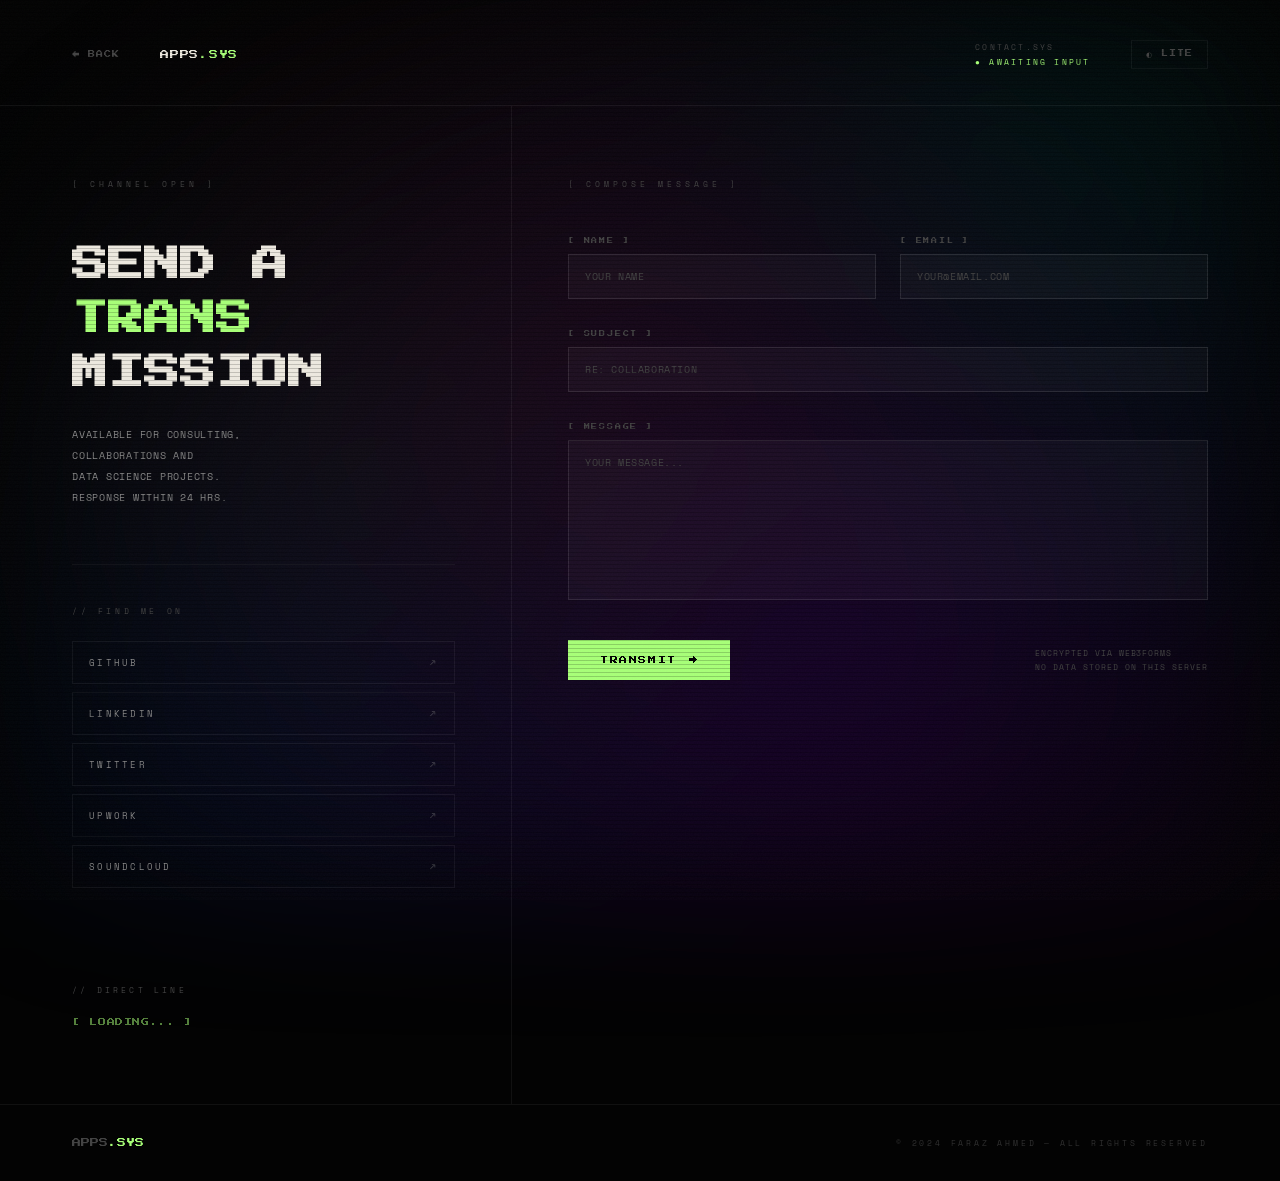
<file: contact.html>
<!DOCTYPE html>
<html lang="en" data-theme="dark">
<head>
  <meta charset="UTF-8">
  <meta name="viewport" content="width=device-width, initial-scale=1.0">
  <title>CONTACT.SYS — FARAZ AHMED</title>
  <link rel="preconnect" href="https://fonts.googleapis.com">
  <link rel="preconnect" href="https://fonts.gstatic.com" crossorigin>
  <link href="https://fonts.googleapis.com/css2?family=Press+Start+2P&family=Space+Mono:ital,wght@0,400;0,700;1,400&display=swap" rel="stylesheet">

  <style>
    /* ─── RESET ─── */
    *, *::before, *::after { box-sizing: border-box; margin: 0; padding: 0; }

    /* ─── TOKENS ─── */
    :root {
      --bg:          #030303;
      --white:       #ede9e0;
      --dim:         #444;
      --mid:         #888;
      --green:       #a8ff78;
      --border:      rgba(255,255,255,0.06);
      --px:  'Press Start 2P', monospace;
      --mono: 'Space Mono', monospace;
    }

    html { scroll-behavior: smooth; }

    body {
      background: var(--bg);
      color: var(--white);
      font-family: var(--mono);
      min-height: 100vh;
      overflow-x: hidden;
    }

    /* ─── SCANLINES ─── */
    body::before {
      content: '';
      position: fixed; inset: 0;
      background: repeating-linear-gradient(
        0deg, transparent, transparent 3px,
        rgba(0,0,0,0.18) 3px, rgba(0,0,0,0.18) 4px
      );
      pointer-events: none;
      z-index: 9000;
    }

    /* ─── NOISE ─── */
    body::after {
      content: '';
      position: fixed; inset: 0;
      background-image: url("data:image/svg+xml,%3Csvg xmlns='http://www.w3.org/2000/svg' width='300' height='300'%3E%3Cfilter id='n'%3E%3CfeTurbulence type='fractalNoise' baseFrequency='0.75' numOctaves='4' stitchTiles='stitch'/%3E%3C/filter%3E%3Crect width='300' height='300' filter='url(%23n)' opacity='0.08'/%3E%3C/svg%3E");
      opacity: 0.35;
      pointer-events: none;
      z-index: 8999;
    }

    /* ─── GRADIENT CANVAS ─── */
    #grad-wrap {
      position: fixed; inset: 0;
      z-index: 1;
      pointer-events: none;
      overflow: hidden;
      filter: blur(72px) saturate(1.4);
    }
    #grad-canvas { display: block; width: 100%; height: 100%; transition: opacity 0.6s ease; }

    /* ─── THEME TRANSITIONS ─── */
    body, header, footer, .contact-wrap, .form-panel, .info-panel {
      transition: background-color 0.35s ease, color 0.35s ease, border-color 0.35s ease;
    }

    /* ─── LIGHT MODE ─── */
    [data-theme="light"] {
      --bg:     #f5f0e8;
      --white:  #0c0c0c;
      --dim:    #aaa;
      --mid:    #777;
      --green:  #2e7d00;
      --border: rgba(0,0,0,0.1);
    }
    [data-theme="light"] body::before {
      background: repeating-linear-gradient(
        0deg, transparent, transparent 3px,
        rgba(0,0,0,0.05) 3px, rgba(0,0,0,0.05) 4px
      );
    }
    [data-theme="light"] .form-input,
    [data-theme="light"] .form-textarea {
      background: rgba(0,0,0,0.04);
      border-color: rgba(0,0,0,0.15);
      color: var(--white);
    }
    [data-theme="light"] .form-input:focus,
    [data-theme="light"] .form-textarea:focus {
      border-color: var(--green);
      background: rgba(0,0,0,0.06);
    }
    [data-theme="light"] .social-link { border-color: rgba(0,0,0,0.1); }
    [data-theme="light"] .social-link:hover { border-color: var(--green); }
    [data-theme="light"] .divider { background: rgba(0,0,0,0.08); }
    [data-theme="light"] .footer-copy { color: rgba(0,0,0,0.35); }

    /* ─── LAYOUT ─── */
    header {
      padding: 40px 72px 36px;
      border-bottom: 1px solid var(--border);
      display: flex;
      justify-content: space-between;
      align-items: center;
      position: relative;
      z-index: 2;
    }

    .hdr-left { display: flex; align-items: center; gap: 40px; }

    .back-link {
      font-family: var(--px);
      font-size: 7px;
      color: var(--dim);
      text-decoration: none;
      letter-spacing: 0.15em;
      transition: color 0.2s;
      display: flex;
      align-items: center;
      gap: 10px;
    }
    .back-link:hover { color: var(--green); }

    .hdr-title-sm {
      font-family: var(--px);
      font-size: 9px;
      letter-spacing: 0.08em;
      color: var(--white);
    }
    .hdr-title-sm .accent { color: var(--green); }

    .hdr-right { display: flex; align-items: center; gap: 40px; }

    .sys-badge-sm {
      font-size: 8px;
      color: var(--dim);
      letter-spacing: 0.28em;
      text-transform: uppercase;
      line-height: 1.8;
    }
    .sys-badge-sm .online { color: var(--green); }

    /* theme toggle */
    .theme-toggle {
      font-family: var(--px);
      font-size: 7px;
      color: var(--dim);
      background: none;
      border: 1px solid var(--border);
      padding: 9px 14px;
      letter-spacing: 0.15em;
      cursor: pointer;
      white-space: nowrap;
      transition: color 0.2s, border-color 0.2s;
    }
    .theme-toggle:hover { color: var(--green); border-color: var(--green); }

    /* ─── MAIN LAYOUT ─── */
    .contact-wrap {
      display: grid;
      grid-template-columns: 1fr 1.5fr;
      min-height: calc(100vh - 97px - 80px);
      position: relative;
      z-index: 2;
    }

    /* ─── LEFT INFO PANEL ─── */
    .info-panel {
      padding: 72px 56px 72px 72px;
      border-right: 1px solid var(--border);
      display: flex;
      flex-direction: column;
      gap: 0;
    }

    .panel-label {
      font-size: 8px;
      color: var(--dim);
      letter-spacing: 0.5em;
      text-transform: uppercase;
      margin-bottom: 48px;
    }

    .info-heading {
      font-family: var(--px);
      font-size: clamp(20px, 3vw, 36px);
      line-height: 1.5;
      margin-bottom: 24px;
    }
    .info-heading .accent { color: var(--green); }

    .info-desc {
      font-size: 9.5px;
      color: var(--mid);
      line-height: 2.2;
      letter-spacing: 0.08em;
      margin-bottom: 56px;
      max-width: 320px;
    }

    .divider {
      height: 1px;
      background: var(--border);
      margin-bottom: 40px;
    }

    .social-label {
      font-size: 8px;
      color: var(--dim);
      letter-spacing: 0.45em;
      text-transform: uppercase;
      margin-bottom: 24px;
    }

    .social-list {
      display: flex;
      flex-direction: column;
      gap: 8px;
      margin-bottom: 56px;
    }

    .social-link {
      display: flex;
      align-items: center;
      justify-content: space-between;
      padding: 12px 16px;
      border: 1px solid var(--border);
      text-decoration: none;
      color: var(--mid);
      font-size: 9px;
      letter-spacing: 0.25em;
      text-transform: uppercase;
      transition: color 0.2s, border-color 0.2s, background 0.2s;
    }
    .social-link:hover {
      color: var(--green);
      border-color: rgba(168,255,120,0.3);
      background: rgba(168,255,120,0.03);
    }
    .social-link .arrow { font-size: 12px; opacity: 0.4; transition: opacity 0.2s, transform 0.2s; }
    .social-link:hover .arrow { opacity: 1; transform: translate(3px,-3px); }

    .direct-email {
      margin-top: auto;
      padding-top: 40px;
    }
    .direct-email-label {
      font-size: 8px;
      color: var(--dim);
      letter-spacing: 0.4em;
      text-transform: uppercase;
      margin-bottom: 12px;
    }
    .direct-email a {
      font-family: var(--px);
      font-size: 8px;
      color: var(--green);
      text-decoration: none;
      letter-spacing: 0.08em;
      border-bottom: 1px solid rgba(168,255,120,0.3);
      padding-bottom: 3px;
    }
    .email-loading {
      font-family: var(--px);
      font-size: 8px;
      color: var(--green);
      letter-spacing: 0.08em;
      opacity: 0.5;
      animation: blink 1.2s step-end infinite;
    }
    @keyframes blink { 0%,100%{opacity:.5} 50%{opacity:1} }

    /* ─── RIGHT FORM PANEL ─── */
    .form-panel {
      padding: 72px 72px 72px 56px;
      display: flex;
      flex-direction: column;
    }

    .form-panel .panel-label { margin-bottom: 48px; }

    .contact-form { display: flex; flex-direction: column; gap: 32px; }

    .form-row { display: grid; grid-template-columns: 1fr 1fr; gap: 24px; }

    .form-group { display: flex; flex-direction: column; gap: 10px; }

    .form-label {
      font-family: var(--px);
      font-size: 6px;
      color: var(--dim);
      letter-spacing: 0.3em;
      text-transform: uppercase;
    }

    .form-input,
    .form-textarea {
      font-family: var(--mono);
      font-size: 10px;
      color: var(--white);
      background: rgba(255,255,255,0.03);
      border: 1px solid rgba(255,255,255,0.1);
      padding: 14px 16px;
      outline: none;
      letter-spacing: 0.06em;
      transition: border-color 0.2s, background 0.2s;
      width: 100%;
      resize: none;
      appearance: none;
      -webkit-appearance: none;
    }
    .form-input::placeholder,
    .form-textarea::placeholder { color: var(--dim); }
    .form-input:focus,
    .form-textarea:focus {
      border-color: rgba(168,255,120,0.5);
      background: rgba(168,255,120,0.02);
    }
    .form-textarea { min-height: 160px; }

    /* honeypot — hidden from humans */
    .hp-field { display: none; }

    /* ─── SUBMIT BUTTON ─── */
    .submit-row {
      display: flex;
      align-items: center;
      justify-content: space-between;
      gap: 24px;
      margin-top: 8px;
    }

    .btn-submit {
      font-family: var(--px);
      font-size: 8px;
      color: var(--bg);
      background: var(--green);
      border: none;
      padding: 16px 32px;
      letter-spacing: 0.2em;
      text-transform: uppercase;
      cursor: pointer;
      transition: opacity 0.2s, transform 0.15s;
      display: flex;
      align-items: center;
      gap: 12px;
    }
    .btn-submit:hover { opacity: 0.85; transform: translateY(-1px); }
    .btn-submit:active { transform: translateY(0); }
    .btn-submit:disabled { opacity: 0.4; cursor: not-allowed; transform: none; }

    .form-note {
      font-size: 8px;
      color: var(--dim);
      letter-spacing: 0.12em;
      line-height: 1.8;
    }

    /* ─── STATUS MESSAGES ─── */
    .form-status {
      display: none;
      padding: 16px 20px;
      border: 1px solid;
      font-size: 9px;
      letter-spacing: 0.12em;
      line-height: 1.8;
    }
    .form-status.success {
      display: block;
      border-color: rgba(168,255,120,0.4);
      color: var(--green);
      background: rgba(168,255,120,0.05);
    }
    .form-status.error {
      display: block;
      border-color: rgba(255,80,80,0.4);
      color: #ff8080;
      background: rgba(255,80,80,0.05);
    }

    .blink {
      animation: blink 1s step-end infinite;
      display: inline-block;
    }
    @keyframes blink { 0%,100%{opacity:1} 50%{opacity:0} }

    /* ─── FOOTER ─── */
    footer {
      padding: 32px 72px;
      border-top: 1px solid var(--border);
      display: flex;
      justify-content: space-between;
      align-items: center;
      position: relative;
      z-index: 2;
    }
    .footer-logo { font-family: var(--px); font-size: 9px; color: var(--dim); }
    .footer-logo .g { color: var(--green); }
    .footer-copy { font-size: 8px; color: rgba(255,255,255,0.18); letter-spacing: 0.35em; text-transform: uppercase; }

    /* ─── RESPONSIVE ─── */
    @media (max-width: 900px) {
      header { padding: 28px 24px; flex-wrap: wrap; gap: 20px; }
      .contact-wrap { grid-template-columns: 1fr; }
      .info-panel { padding: 48px 24px 40px; border-right: none; border-bottom: 1px solid var(--border); }
      .form-panel { padding: 48px 24px 48px; }
      .form-row { grid-template-columns: 1fr; }
      footer { padding: 28px 24px; flex-direction: column; gap: 12px; text-align: center; }
    }
  </style>
</head>

<body>

  <!-- ─── GRADIENT BACKGROUND ─── -->
  <div id="grad-wrap"><canvas id="grad-canvas"></canvas></div>

  <!-- ─── HEADER ─── -->
  <header>
    <div class="hdr-left">
      <a class="back-link" href="index.html">← BACK</a>
      <div class="hdr-title-sm">APPS<span class="accent">.SYS</span></div>
    </div>
    <div class="hdr-right">
      <div class="sys-badge-sm">
        CONTACT.SYS<br>
        <span class="online">● AWAITING INPUT</span>
      </div>
      <button class="theme-toggle" id="themeToggle" aria-label="Toggle colour mode">◐ LITE</button>
    </div>
  </header>

  <!-- ─── MAIN ─── -->
  <div class="contact-wrap">

    <!-- LEFT: INFO -->
    <div class="info-panel">
      <div class="panel-label">[ CHANNEL OPEN ]</div>

      <h1 class="info-heading">
        SEND A<br>
        <span class="accent">TRANS</span><br>
        MISSION
      </h1>

      <p class="info-desc">
        AVAILABLE FOR CONSULTING,<br>
        COLLABORATIONS AND<br>
        DATA SCIENCE PROJECTS.<br>
        RESPONSE WITHIN 24 HRS.
      </p>

      <div class="divider"></div>

      <div class="social-label">// FIND ME ON</div>

      <div class="social-list">
        <a class="social-link" href="https://github.com/bixBeta" target="_blank" rel="noopener">
          GITHUB <span class="arrow">↗</span>
        </a>
        <a class="social-link" href="https://linkedin.com" target="_blank" rel="noopener">
          LINKEDIN <span class="arrow">↗</span>
        </a>
        <a class="social-link" href="https://twitter.com" target="_blank" rel="noopener">
          TWITTER <span class="arrow">↗</span>
        </a>
        <a class="social-link" href="https://www.upwork.com" target="_blank" rel="noopener">
          UPWORK <span class="arrow">↗</span>
        </a>
        <a class="social-link" href="https://soundcloud.com" target="_blank" rel="noopener">
          SOUNDCLOUD <span class="arrow">↗</span>
        </a>
      </div>

      <div class="direct-email">
        <div class="direct-email-label">// DIRECT LINE</div>
        <span class="email-loading">[ LOADING... ]</span>
      </div>
    </div>

    <!-- RIGHT: FORM -->
    <div class="form-panel">
      <div class="panel-label">[ COMPOSE MESSAGE ]</div>

      <form class="contact-form" id="contactForm" novalidate>

        <!-- ══ Web3Forms access key — replace with yours from web3forms.com ══ -->
        <input type="hidden" name="access_key" value="ba830ed5-a826-4abc-a2e3-f217663cdb8f">
        <input type="hidden" name="subject" value="New message from APPS.SYS contact form">
        <input type="hidden" name="from_name" value="APPS.SYS Contact">

        <!-- honeypot — catches bots, leave empty -->
        <div class="hp-field">
          <input type="checkbox" name="botcheck">
        </div>

        <div class="form-row">
          <div class="form-group">
            <label class="form-label" for="name">[ NAME ]</label>
            <input class="form-input" id="name" name="name"
              type="text" placeholder="YOUR NAME" required autocomplete="name">
          </div>
          <div class="form-group">
            <label class="form-label" for="email">[ EMAIL ]</label>
            <input class="form-input" id="email" name="email"
              type="email" placeholder="YOUR@EMAIL.COM" required autocomplete="email">
          </div>
        </div>

        <div class="form-group">
          <label class="form-label" for="subject">[ SUBJECT ]</label>
          <input class="form-input" id="subject" name="subject_line"
            type="text" placeholder="RE: COLLABORATION" required>
        </div>

        <div class="form-group">
          <label class="form-label" for="message">[ MESSAGE ]</label>
          <textarea class="form-textarea" id="message" name="message"
            placeholder="YOUR MESSAGE..." required></textarea>
        </div>

        <div id="formStatus" class="form-status"></div>

        <div class="submit-row">
          <button class="btn-submit" id="submitBtn" type="submit">
            TRANSMIT <span id="btnArrow">→</span>
          </button>
          <p class="form-note">
            ENCRYPTED VIA WEB3FORMS<br>
            NO DATA STORED ON THIS SERVER
          </p>
        </div>

      </form>
    </div>

  </div><!-- /contact-wrap -->

  <!-- ─── FOOTER ─── -->
  <footer>
    <div class="footer-logo">APPS<span class="g">.SYS</span></div>
    <div class="footer-copy">© 2024 FARAZ AHMED — ALL RIGHTS RESERVED</div>
  </footer>

  <script>
  (function () {

    /* ════════════════════════════════════════════════════
       GRADIENT CONFIG — same as index, tweak freely
    ════════════════════════════════════════════════════ */
    const GRAD = {
      paths: [
        [ 0.32, 0.28, 0.000210, 0.000168, 0.00, 0.00 ],
        [ 0.28, 0.35, 0.000147, 0.000189, 1.26, 2.09 ],
        [ 0.38, 0.25, 0.000273, 0.000147, 2.51, 4.19 ],
        [ 0.30, 0.38, 0.000189, 0.000231, 3.77, 6.28 ],
        [ 0.35, 0.30, 0.000231, 0.000210, 5.03, 1.05 ],
      ],
      dark: {
        opacity: 0.22,
        orbs: [
          [ 120,   0, 255, 0.55, 0.62 ],
          [   0, 180, 140, 0.40, 0.52 ],
          [ 200,   0, 100, 0.42, 0.48 ],
          [  20,  80, 200, 0.38, 0.56 ],
          [ 168, 255, 120, 0.18, 0.38 ],
        ],
      },
      light: {
        opacity: 0.30,
        orbs: [
          [ 180, 120, 255, 0.50, 0.62 ],
          [  80, 210, 170, 0.42, 0.52 ],
          [ 255, 170, 110, 0.38, 0.48 ],
          [ 100, 160, 255, 0.35, 0.56 ],
          [ 255, 160, 200, 0.28, 0.38 ],
        ],
      },
    };

    /* ── CANVAS ANIMATION ─── */
    const root = document.documentElement;
    const cvs  = document.getElementById('grad-canvas');
    const ctx  = cvs.getContext('2d');
    let _t = 0, _last = 0;

    function draw(ts) {
      if (!_last) _last = ts;
      _t += ts - _last; _last = ts;
      const cfg = GRAD[root.getAttribute('data-theme')] || GRAD.dark;
      if (cvs.width  !== innerWidth)  cvs.width  = innerWidth;
      if (cvs.height !== innerHeight) cvs.height = innerHeight;
      const W = cvs.width, H = cvs.height;
      ctx.clearRect(0, 0, W, H);
      cfg.orbs.forEach(([r, g, b, a, sz], i) => {
        const [rx, ry, fx, fy, px, py] = GRAD.paths[i];
        const x  = (0.5 + rx * Math.sin(_t * fx + px)) * W;
        const y  = (0.5 + ry * Math.cos(_t * fy + py)) * H;
        const rd = sz * Math.max(W, H);
        const gd = ctx.createRadialGradient(x, y, 0, x, y, rd);
        gd.addColorStop(0,   `rgba(${r},${g},${b},${a})`);
        gd.addColorStop(0.5, `rgba(${r},${g},${b},${a * 0.4})`);
        gd.addColorStop(1,   `rgba(${r},${g},${b},0)`);
        ctx.fillStyle = gd;
        ctx.fillRect(0, 0, W, H);
      });
      cvs.style.opacity = cfg.opacity;
      requestAnimationFrame(draw);
    }
    requestAnimationFrame(draw);

    /* ── THEME TOGGLE ─── */
    const btn = document.getElementById('themeToggle');
    root.setAttribute('data-theme', 'dark');
    syncLabel('dark');
    btn.addEventListener('click', () => {
      const next = root.getAttribute('data-theme') === 'dark' ? 'light' : 'dark';
      root.setAttribute('data-theme', next);
      syncLabel(next);
    });
    function syncLabel(t) { btn.textContent = t === 'dark' ? '◐ LITE' : '● DARK'; }

    /* ── FORM SUBMISSION ─── */
    const form      = document.getElementById('contactForm');
    const submitBtn = document.getElementById('submitBtn');
    const btnArrow  = document.getElementById('btnArrow');
    const status    = document.getElementById('formStatus');

    form.addEventListener('submit', async (e) => {
      e.preventDefault();
      if (!form.checkValidity()) { form.reportValidity(); return; }

      // Sending state
      submitBtn.disabled = true;
      submitBtn.textContent = 'TRANSMITTING...';
      status.className = 'form-status';
      status.textContent = '';

      try {
        const res  = await fetch('https://api.web3forms.com/submit', {
          method: 'POST',
          body: new FormData(form),
        });
        const json = await res.json();

        if (json.success) {
          status.className = 'form-status success';
          status.innerHTML = '▶ TRANSMISSION SENT<span class="blink">_</span><br>'
            + 'MESSAGE RECEIVED. WILL RESPOND WITHIN 24 HRS.';
          form.reset();
          submitBtn.textContent = 'TRANSMITTED ✓';
        } else {
          throw new Error(json.message || 'Submission failed');
        }
      } catch (err) {
        status.className = 'form-status error';
        status.innerHTML = '✕ TRANSMISSION FAILED<br>'
          + 'TRY AGAIN LATER.';
        submitBtn.disabled = false;
        submitBtn.innerHTML = 'TRANSMIT <span id="btnArrow">→</span>';
      }
    });

  })();
  </script>

</body>
</html>
</file>
